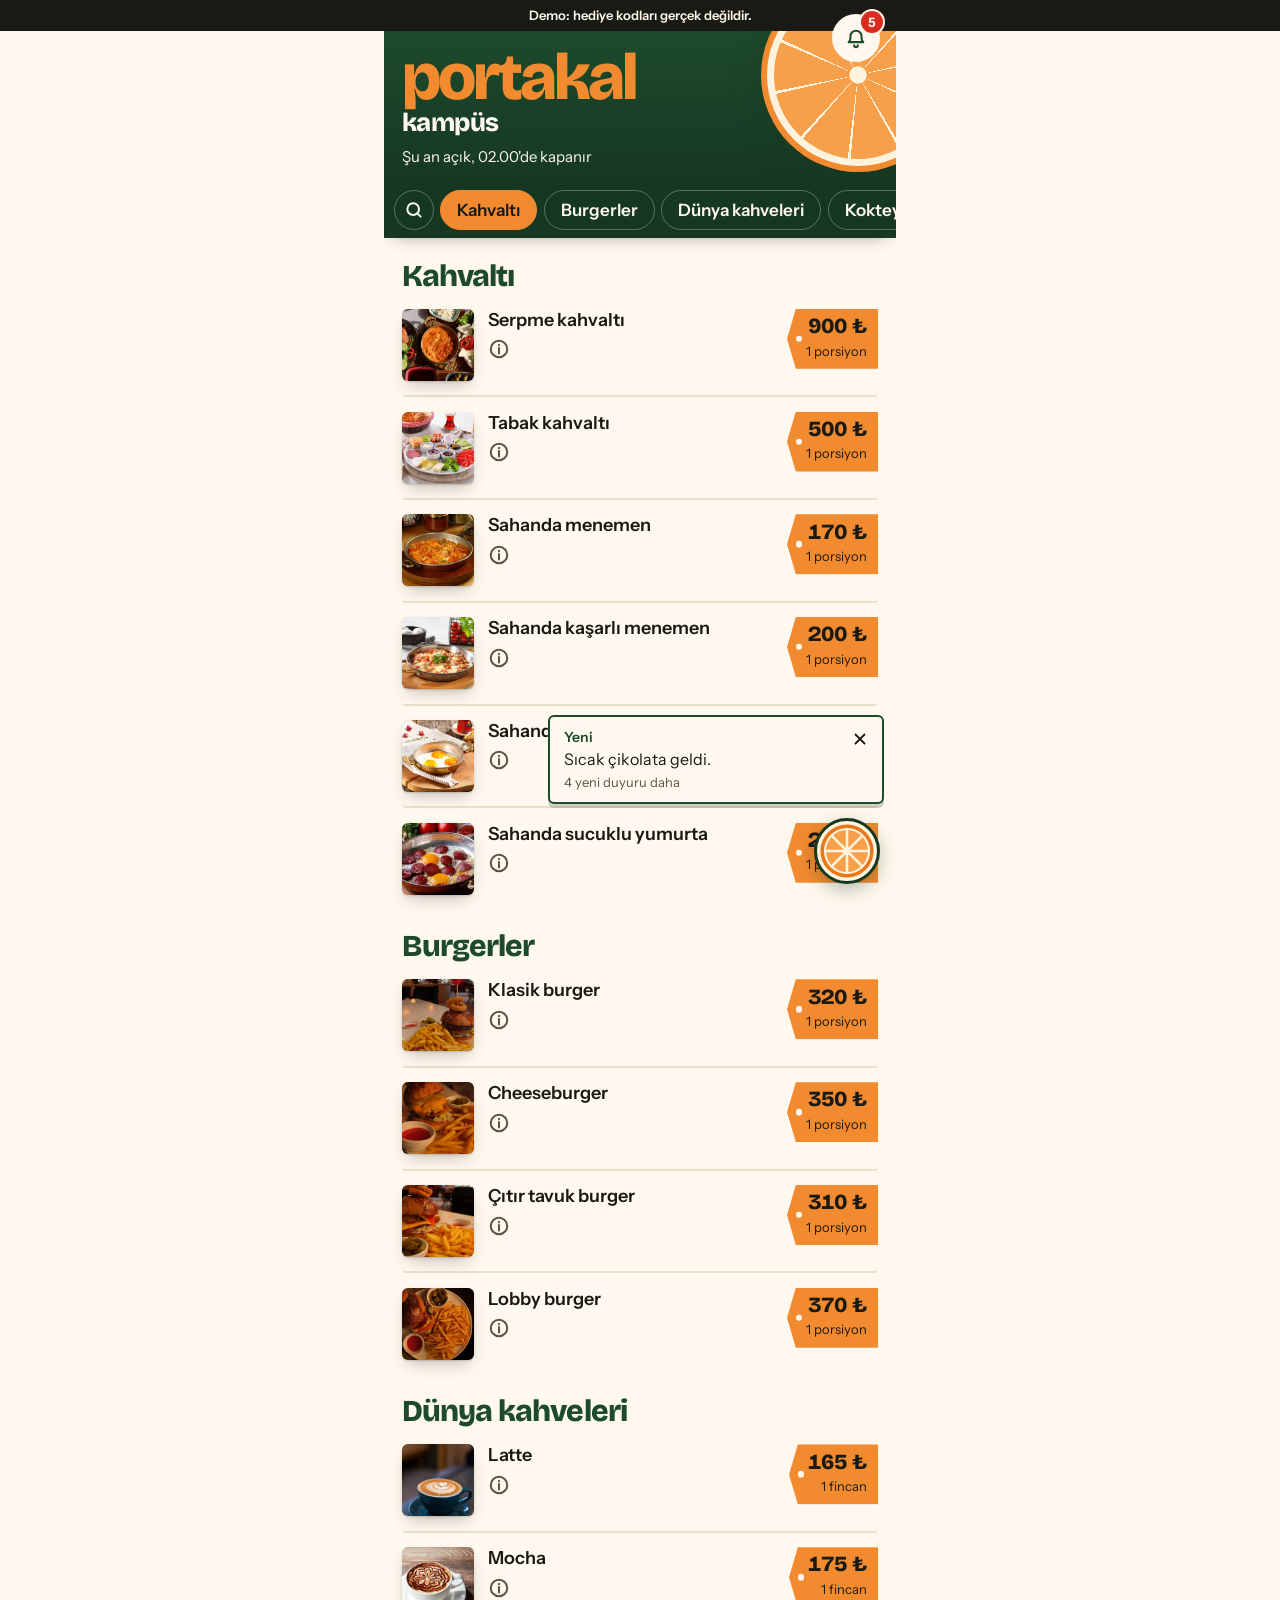
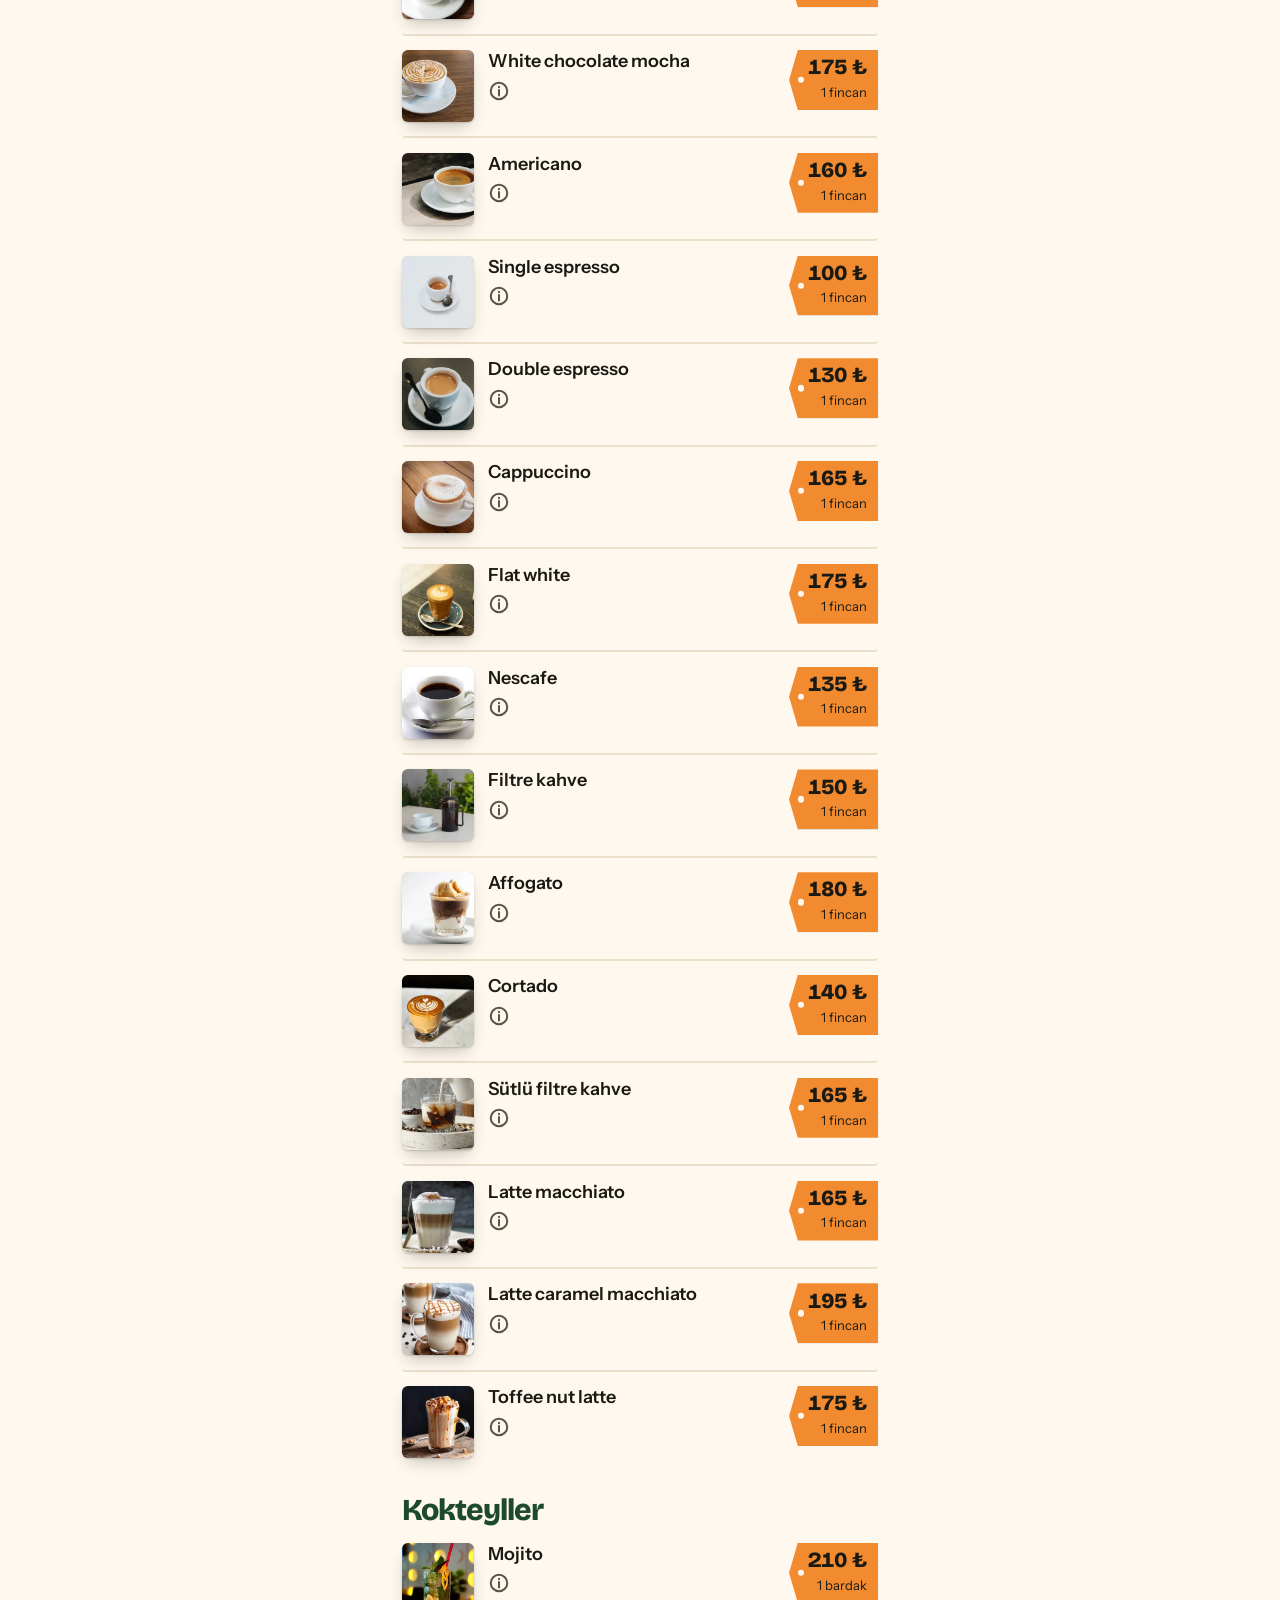
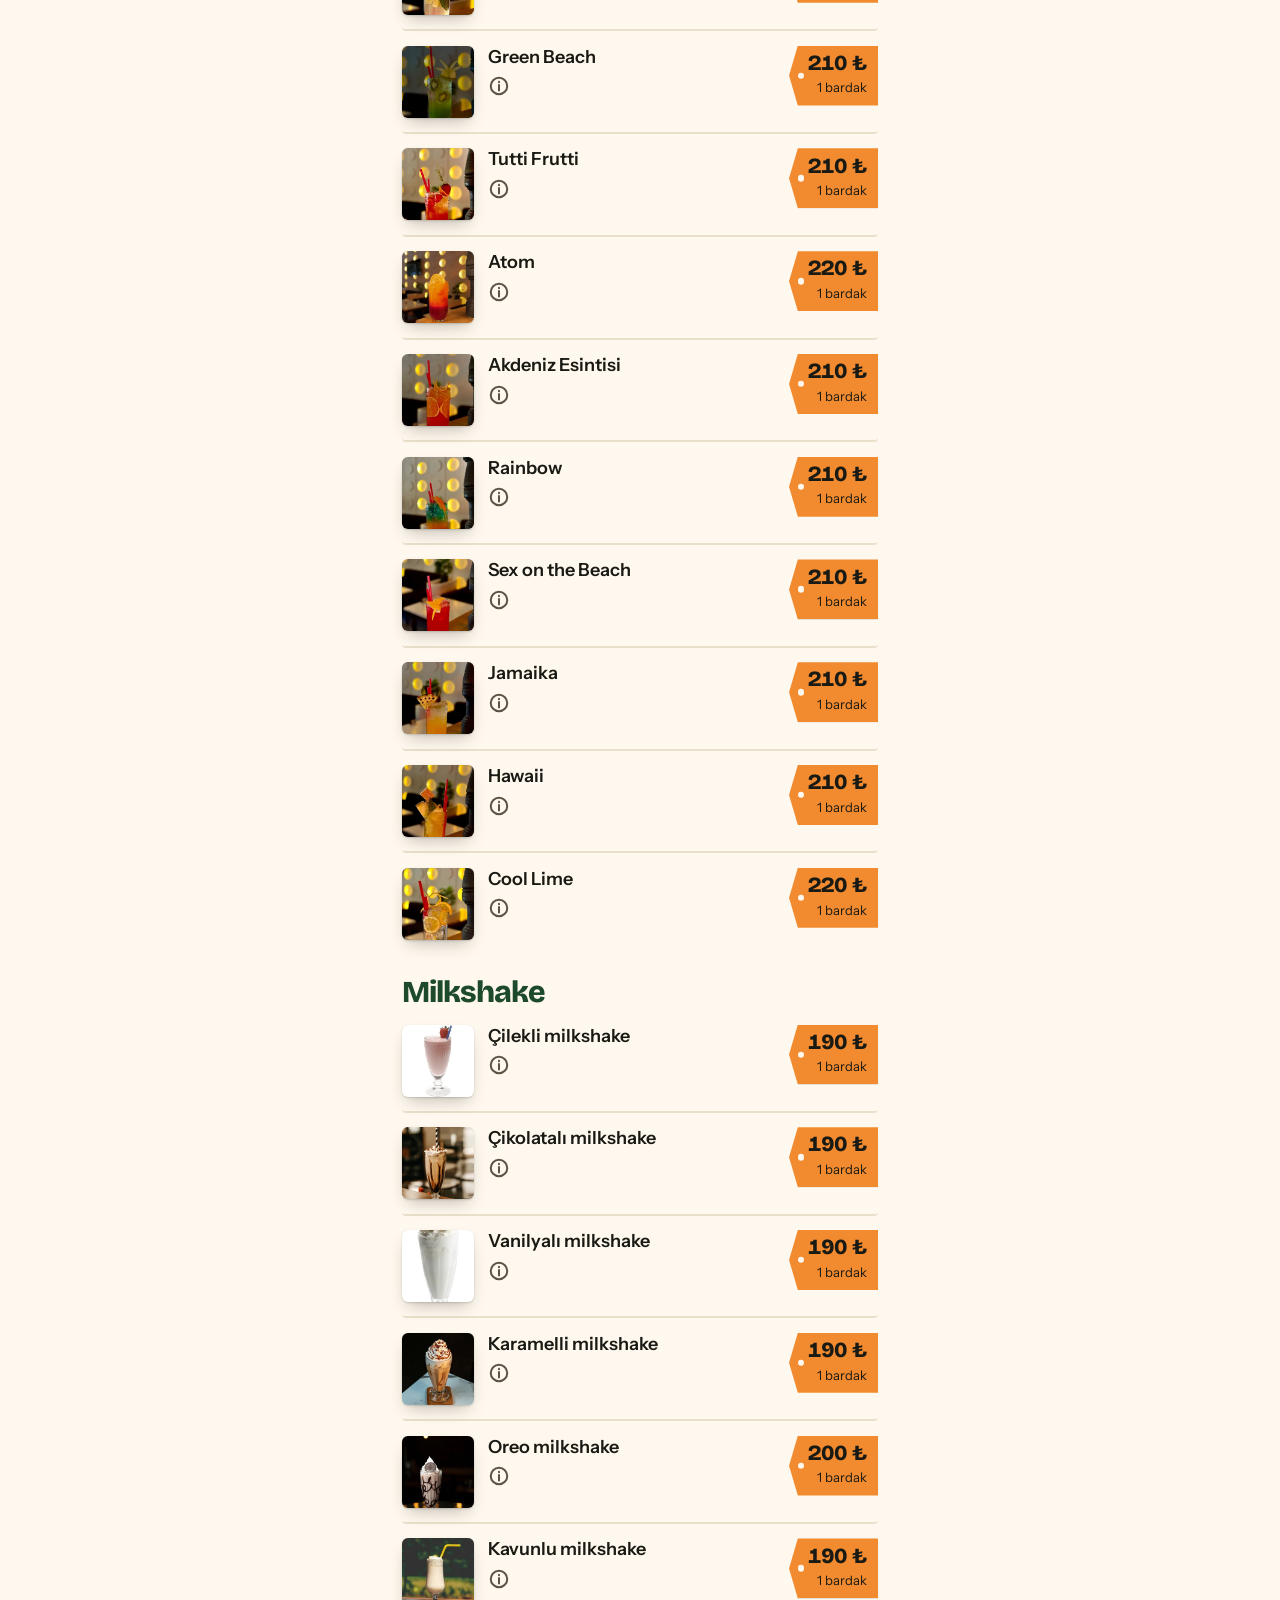
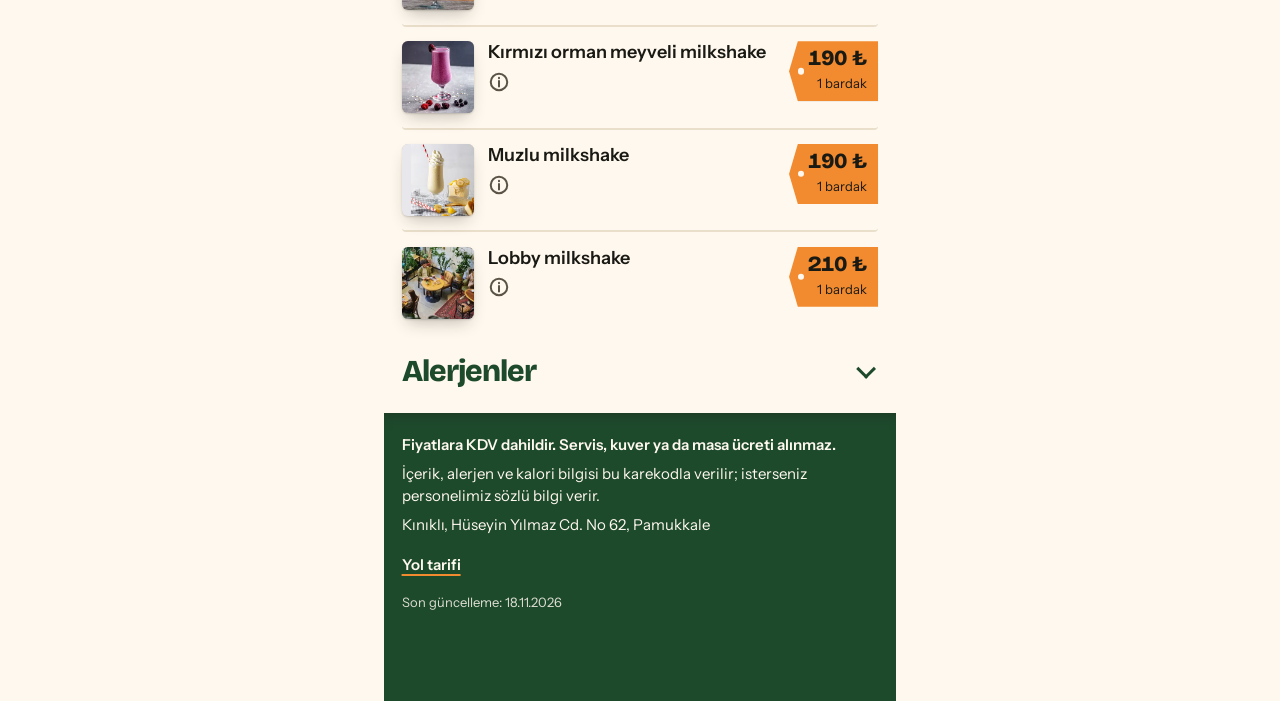
<file: index.html>
<!doctype html>
<html lang="tr">
<head>
<meta name="robots" content="noindex">
<script src="demo.js?v=9ab72bb9"></script>
<meta charset="utf-8">
<meta name="viewport" content="width=device-width, initial-scale=1, viewport-fit=cover">
<title>Portakal Kampüs Menü ve Fiyatlar</title>
<meta name="description" content="Portakal Kampüs menüsü: kahvaltı, burgerler, dünya kahveleri, kokteyller, milkshake. Güncel KDV dahil fiyatlar, gramaj ve alerjen bilgisi. Kınıklı, Hüseyin Yılmaz Cd. No 62, Pamukkale">
<link rel="canonical" href="https://anbarci.github.io/hazer-menu-demo/">
<meta name="theme-color" content="#1E4A2C">
<link rel="preconnect" href="https://fonts.googleapis.com">
<link rel="preconnect" href="https://fonts.gstatic.com" crossorigin>
<link rel="stylesheet" href="https://fonts.googleapis.com/css2?family=Bricolage+Grotesque:opsz,wght@12..96,500;12..96,800&family=Instrument+Sans:wght@400;600&display=swap">
<link rel="stylesheet" href="t/portakal.css?v=52ac533c">
<script type="application/ld+json">{"@context":"https://schema.org","@type":"CafeOrCoffeeShop","name":"Portakal Kampüs","address":"Kınıklı, Hüseyin Yılmaz Cd. No 62, Pamukkale","url":"https://anbarci.github.io/hazer-menu-demo/","hasMenu":{"@type":"Menu","hasMenuSection":[{"@type":"MenuSection","name":"Kahvaltı","hasMenuItem":[{"@type":"MenuItem","name":"Serpme kahvaltı","description":"İki kişilik. Peynir tabağı (Ezine, beyaz peynir, çeçil, kuru kayısı, kuru üzüm, salam, ceviz), söğüş (domates, salatalık, mevsim yeşilliği), serpmeler (iki çeşit zeytin, iki çeşit reçel, bal kaymak, fıstık ezmesi, çikolata, zeytinyağlı çörekotlu kuru peynir, çemen), sıcak tabak (patates, sigara böreği, sosis), köy kızartması (patates, kabak, patlıcan, biber), sahanda yumurta, sahanda menemen, sucuk, demlik çay.","offers":{"@type":"Offer","price":900,"priceCurrency":"TRY"}},{"@type":"MenuItem","name":"Tabak kahvaltı","description":"Bal kaymak, reçel, çemen, karışık zeytin, Ezine ve beyaz peynir, çeçil peyniri, domates, salatalık, yeşillik, patates, puf böreği, sosis, sucuk, haşlanmış yumurta, iki çay.","offers":{"@type":"Offer","price":500,"priceCurrency":"TRY"}},{"@type":"MenuItem","name":"Sahanda menemen","offers":{"@type":"Offer","price":170,"priceCurrency":"TRY"}},{"@type":"MenuItem","name":"Sahanda kaşarlı menemen","offers":{"@type":"Offer","price":200,"priceCurrency":"TRY"}},{"@type":"MenuItem","name":"Sahanda yumurta","offers":{"@type":"Offer","price":150,"priceCurrency":"TRY"}},{"@type":"MenuItem","name":"Sahanda sucuklu yumurta","offers":{"@type":"Offer","price":225,"priceCurrency":"TRY"}}]},{"@type":"MenuSection","name":"Burgerler","hasMenuItem":[{"@type":"MenuItem","name":"Klasik burger","description":"Ev yapımı köfte, domates, turşu, marul, burger sos. Patates cipsiyle.","offers":{"@type":"Offer","price":320,"priceCurrency":"TRY"}},{"@type":"MenuItem","name":"Cheeseburger","description":"Ev yapımı köfte, domates, marul, turşu, cheddar, burger sos. Patates cipsiyle.","offers":{"@type":"Offer","price":350,"priceCurrency":"TRY"}},{"@type":"MenuItem","name":"Çıtır tavuk burger","description":"Panelenmiş çıtır tavuk, coleslaw, cheddar, burger sos ve sweet chili sos. Patates cipsiyle.","offers":{"@type":"Offer","price":310,"priceCurrency":"TRY"}},{"@type":"MenuItem","name":"Lobby burger","description":"Ev yapımı köfte, kasap sucuk, cheddar, hellim, karamelize soğan, burger sos, domates, turşu, marul. Patates cipsiyle.","offers":{"@type":"Offer","price":370,"priceCurrency":"TRY"}}]},{"@type":"MenuSection","name":"Dünya kahveleri","hasMenuItem":[{"@type":"MenuItem","name":"Latte","description":"Klasik, karamel ya da vanilya.","offers":{"@type":"Offer","price":165,"priceCurrency":"TRY"}},{"@type":"MenuItem","name":"Mocha","offers":{"@type":"Offer","price":175,"priceCurrency":"TRY"}},{"@type":"MenuItem","name":"White chocolate mocha","offers":{"@type":"Offer","price":175,"priceCurrency":"TRY"}},{"@type":"MenuItem","name":"Americano","offers":{"@type":"Offer","price":160,"priceCurrency":"TRY"}},{"@type":"MenuItem","name":"Single espresso","offers":{"@type":"Offer","price":100,"priceCurrency":"TRY"}},{"@type":"MenuItem","name":"Double espresso","offers":{"@type":"Offer","price":130,"priceCurrency":"TRY"}},{"@type":"MenuItem","name":"Cappuccino","offers":{"@type":"Offer","price":165,"priceCurrency":"TRY"}},{"@type":"MenuItem","name":"Flat white","offers":{"@type":"Offer","price":175,"priceCurrency":"TRY"}},{"@type":"MenuItem","name":"Nescafe","offers":{"@type":"Offer","price":135,"priceCurrency":"TRY"}},{"@type":"MenuItem","name":"Filtre kahve","offers":{"@type":"Offer","price":150,"priceCurrency":"TRY"}},{"@type":"MenuItem","name":"Affogato","offers":{"@type":"Offer","price":180,"priceCurrency":"TRY"}},{"@type":"MenuItem","name":"Cortado","offers":{"@type":"Offer","price":140,"priceCurrency":"TRY"}},{"@type":"MenuItem","name":"Sütlü filtre kahve","offers":{"@type":"Offer","price":165,"priceCurrency":"TRY"}},{"@type":"MenuItem","name":"Latte macchiato","offers":{"@type":"Offer","price":165,"priceCurrency":"TRY"}},{"@type":"MenuItem","name":"Latte caramel macchiato","offers":{"@type":"Offer","price":195,"priceCurrency":"TRY"}},{"@type":"MenuItem","name":"Toffee nut latte","offers":{"@type":"Offer","price":175,"priceCurrency":"TRY"}}]},{"@type":"MenuSection","name":"Kokteyller","hasMenuItem":[{"@type":"MenuItem","name":"Mojito","description":"Nane, lime suyu, şeker şurubu, soda, kırık buz.","offers":{"@type":"Offer","price":210,"priceCurrency":"TRY"}},{"@type":"MenuItem","name":"Green Beach","description":"Yeşil elma püresi, limon suyu, nane şurubu, soda.","offers":{"@type":"Offer","price":210,"priceCurrency":"TRY"}},{"@type":"MenuItem","name":"Tutti Frutti","description":"Tropikal meyve püresi; portakal, ananas ve limon suyu; Sprite.","offers":{"@type":"Offer","price":210,"priceCurrency":"TRY"}},{"@type":"MenuItem","name":"Atom","description":"Nar ve portakal suyu.","offers":{"@type":"Offer","price":220,"priceCurrency":"TRY"}},{"@type":"MenuItem","name":"Akdeniz Esintisi","description":"Greyfurt, portakal ve limon suyu; bal ya da şeker şurubu; soda.","offers":{"@type":"Offer","price":210,"priceCurrency":"TRY"}},{"@type":"MenuItem","name":"Rainbow","description":"Çilek püresi; portakal ve ananas suyu; Sprite; üstünde mavi şurup.","offers":{"@type":"Offer","price":210,"priceCurrency":"TRY"}},{"@type":"MenuItem","name":"Sex on the Beach","description":"Şeftali püresi; portakal, kızılcık ve limon suyu.","offers":{"@type":"Offer","price":210,"priceCurrency":"TRY"}},{"@type":"MenuItem","name":"Jamaika","description":"Ananas suyu, mango püresi, hindistan cevizi şurubu, limon suyu, Sprite.","offers":{"@type":"Offer","price":210,"priceCurrency":"TRY"}},{"@type":"MenuItem","name":"Hawaii","description":"Ananas ve portakal suyu, hindistan cevizi şurubu, limon suyu.","offers":{"@type":"Offer","price":210,"priceCurrency":"TRY"}},{"@type":"MenuItem","name":"Cool Lime","description":"Lime suyu, şeker şurubu, nane, soda.","offers":{"@type":"Offer","price":220,"priceCurrency":"TRY"}}]},{"@type":"MenuSection","name":"Milkshake","hasMenuItem":[{"@type":"MenuItem","name":"Çilekli milkshake","offers":{"@type":"Offer","price":190,"priceCurrency":"TRY"}},{"@type":"MenuItem","name":"Çikolatalı milkshake","offers":{"@type":"Offer","price":190,"priceCurrency":"TRY"}},{"@type":"MenuItem","name":"Vanilyalı milkshake","offers":{"@type":"Offer","price":190,"priceCurrency":"TRY"}},{"@type":"MenuItem","name":"Karamelli milkshake","offers":{"@type":"Offer","price":190,"priceCurrency":"TRY"}},{"@type":"MenuItem","name":"Oreo milkshake","offers":{"@type":"Offer","price":200,"priceCurrency":"TRY"}},{"@type":"MenuItem","name":"Kavunlu milkshake","offers":{"@type":"Offer","price":190,"priceCurrency":"TRY"}},{"@type":"MenuItem","name":"Kırmızı orman meyveli milkshake","offers":{"@type":"Offer","price":190,"priceCurrency":"TRY"}},{"@type":"MenuItem","name":"Muzlu milkshake","offers":{"@type":"Offer","price":190,"priceCurrency":"TRY"}},{"@type":"MenuItem","name":"Lobby milkshake","offers":{"@type":"Offer","price":210,"priceCurrency":"TRY"}}]}]}}</script>
</head>
<body class="c">
<p class="demo-serit">Demo: hediye kodları gerçek değildir.</p>
<div class="sayfa">
      <header class="c-bas">
        <button class="c-zil" type="button" aria-label="Duyurular" aria-expanded="false" aria-controls="c-duyurular" hidden><svg viewBox="0 0 24 24" width="22" height="22" fill="none" stroke="currentColor" stroke-width="2.2" stroke-linecap="round" stroke-linejoin="round" aria-hidden="true"><path d="M6 10a6 6 0 0 1 12 0c0 5 2 6.5 2 6.5H4S6 15 6 10"/><path d="M10 20a2 2 0 0 0 4 0"/></svg><span class="c-rozet" aria-hidden="true"></span></button>
        <div class="c-dilim" aria-hidden="true"></div>
        <h1>portakal <small>kampüs</small></h1>
        <p>Şu an açık, 02.00&#39;de kapanır</p>
      </header>
      <section class="c-panel" id="c-duyurular" aria-label="Duyurular" hidden data-acilis="1" data-ses="1" data-titresim="1" data-sure="8">
        <p class="c-panel-bas">Duyurular</p>
        <ul>
          <li data-duyuru="dmw3wylxv-2026-11-05"><a href="#c-ayak"><b>Yeni</b>Sıcak çikolata geldi.<small>5 Kasım</small></a></li>
          <li data-duyuru="d1-2026-11-05"><a href="#cark" data-cark-ac=""><b>Hediye çarkı</b>Numaranı yaz, çarkı çevir; hediyen kasada.<small>5 Kasım</small></a></li>
          <li data-duyuru="d2-2026-11-05"><a href="#c-ayak"><b>İndirim</b>Happy hour her gün 15.00-18.00: buzlu latte 95 ₺, limonata 65 ₺.<small>5 Kasım</small></a></li>
          <li data-duyuru="d3-2026-11-05"><a href="#c-soguk"><b>Yeni ürün</b>Çilekli milkshake menüde, 400 ml 150 ₺.<small>5 Kasım</small></a></li>
          <li data-duyuru="d4-2026-11-04"><a href="#c-ayak"><b>Duyuru</b>Kartla ödeme yeniden alınıyor.<small>4 Kasım</small></a></li>
        </ul>
      </section>
      <div class="c-toast" role="status" aria-live="polite" hidden>
        <button class="c-toast-ac" type="button"><span class="c-toast-metin"></span><small class="c-toast-ek"></small></button>
        <button class="c-toast-kapat" type="button" aria-label="Bildirimi kapat"><svg viewBox="0 0 24 24" width="18" height="18" fill="none" stroke="currentColor" stroke-width="2.4" stroke-linecap="round" aria-hidden="true"><path d="M6 6l12 12M18 6L6 18"/></svg></button>
      </div>
      
      <nav class="c-sekme" aria-label="Kategoriler"><button class="c-ara" type="button" aria-label="Menüde ara" aria-expanded="false" aria-controls="c-arama"><svg viewBox="0 0 24 24" fill="none" stroke="currentColor" stroke-width="2.4" stroke-linecap="round" aria-hidden="true"><circle cx="11" cy="11" r="7"/><path d="M20 20l-4-4"/></svg></button><a href="#c-kahvalti" aria-current="location">Kahvaltı</a><a href="#c-burgerler">Burgerler</a><a href="#c-dunya-kahveleri">Dünya kahveleri</a><a href="#c-kokteyl">Kokteyller</a><a href="#c-milkshake">Milkshake</a><a href="#c-alerjen">Alerjenler</a></nav>
      <div class="c-arama" id="c-arama" role="search" hidden>
        <label for="c-ara-g">Menüde ara</label>
        <input id="c-ara-g" type="search" placeholder="ör. latte, tost" autocomplete="off" enterkeyhint="search">
        <p class="c-ara-sonuc" role="status" aria-live="polite"></p>
      </div>
      <section class="c-bolum" id="c-kahvalti"><h2>Kahvaltı</h2>
        <div class="c-urun c-fotolu" data-ara="serpme kahvaltı iki kişilik. peynir tabağı (ezine, beyaz peynir, çeçil, kuru kayısı, kuru üzüm, salam, ceviz), söğüş (domates, salatalık, mevsim yeşilliği), serpmeler (iki çeşit zeytin, iki çeşit reçel, bal kaymak, fıstık ezmesi, çikolata, zeytinyağlı çörekotlu kuru peynir, çemen), sıcak tabak (patates, sigara böreği, sosis), köy kızartması (patates, kabak, patlıcan, biber), sahanda yumurta, sahanda menemen, sucuk, demlik çay."><button class="c-foto" type="button" aria-label="Serpme kahvaltı fotoğrafını büyüt"><img src="foto/k-89d65186da9141eb5bd778d6.jpg" data-buyuk="foto/89d65186da9141eb5bd778d6.jpg" alt="" width="72" height="72" loading="lazy" decoding="async"></button><b>Serpme kahvaltı</b><div class="c-etiket"><strong>900 ₺</strong><span>1 porsiyon</span></div><p class="c-p k"><button class="c-alj girilmedi" type="button" aria-label="Alerjen bilgisi girilmedi. İçindekiler ve ayrıntı için dokunun" data-aciklama="İki kişilik. Peynir tabağı (Ezine, beyaz peynir, çeçil, kuru kayısı, kuru üzüm, salam, ceviz), söğüş (domates, salatalık, mevsim yeşilliği), serpmeler (iki çeşit zeytin, iki çeşit reçel, bal kaymak, fıstık ezmesi, çikolata, zeytinyağlı çörekotlu kuru peynir, çemen), sıcak tabak (patates, sigara böreği, sosis), köy kızartması (patates, kabak, patlıcan, biber), sahanda yumurta, sahanda menemen, sucuk, demlik çay." data-ayrinti="[&quot;Alerjen bilgisi için personelimize danışınız.&quot;]"><svg viewBox="0 0 24 24" fill="none" stroke="currentColor" stroke-width="2.2" stroke-linecap="round" aria-hidden="true"><circle cx="12" cy="12" r="9"/><path d="M12 11v6M12 7.5v.5"/></svg></button></p></div>
        <div class="c-urun c-fotolu" data-ara="tabak kahvaltı bal kaymak, reçel, çemen, karışık zeytin, ezine ve beyaz peynir, çeçil peyniri, domates, salatalık, yeşillik, patates, puf böreği, sosis, sucuk, haşlanmış yumurta, iki çay."><button class="c-foto" type="button" aria-label="Tabak kahvaltı fotoğrafını büyüt"><img src="foto/k-dd4827a41fdf7ea73b684e0a.jpg" data-buyuk="foto/dd4827a41fdf7ea73b684e0a.jpg" alt="" width="72" height="72" loading="lazy" decoding="async"></button><b>Tabak kahvaltı</b><div class="c-etiket"><strong>500 ₺</strong><span>1 porsiyon</span></div><p class="c-p k"><button class="c-alj girilmedi" type="button" aria-label="Alerjen bilgisi girilmedi. İçindekiler ve ayrıntı için dokunun" data-aciklama="Bal kaymak, reçel, çemen, karışık zeytin, Ezine ve beyaz peynir, çeçil peyniri, domates, salatalık, yeşillik, patates, puf böreği, sosis, sucuk, haşlanmış yumurta, iki çay." data-ayrinti="[&quot;Alerjen bilgisi için personelimize danışınız.&quot;]"><svg viewBox="0 0 24 24" fill="none" stroke="currentColor" stroke-width="2.2" stroke-linecap="round" aria-hidden="true"><circle cx="12" cy="12" r="9"/><path d="M12 11v6M12 7.5v.5"/></svg></button></p></div>
        <div class="c-urun c-fotolu" data-ara="sahanda menemen "><button class="c-foto" type="button" aria-label="Sahanda menemen fotoğrafını büyüt"><img src="foto/k-0a012876c3bfa3204649a157.jpg" data-buyuk="foto/0a012876c3bfa3204649a157.jpg" alt="" width="72" height="72" loading="lazy" decoding="async"></button><b>Sahanda menemen</b><div class="c-etiket"><strong>170 ₺</strong><span>1 porsiyon</span></div><p class="c-p k"><button class="c-alj girilmedi" type="button" aria-label="Alerjen bilgisi girilmedi. İçindekiler ve ayrıntı için dokunun" data-aciklama="" data-ayrinti="[&quot;Alerjen bilgisi için personelimize danışınız.&quot;]"><svg viewBox="0 0 24 24" fill="none" stroke="currentColor" stroke-width="2.2" stroke-linecap="round" aria-hidden="true"><circle cx="12" cy="12" r="9"/><path d="M12 11v6M12 7.5v.5"/></svg></button></p></div>
        <div class="c-urun c-fotolu" data-ara="sahanda kaşarlı menemen "><button class="c-foto" type="button" aria-label="Sahanda kaşarlı menemen fotoğrafını büyüt"><img src="foto/k-67da8b4f5151452aec1203d0.jpg" data-buyuk="foto/67da8b4f5151452aec1203d0.jpg" alt="" width="72" height="72" loading="lazy" decoding="async"></button><b>Sahanda kaşarlı menemen</b><div class="c-etiket"><strong>200 ₺</strong><span>1 porsiyon</span></div><p class="c-p k"><button class="c-alj girilmedi" type="button" aria-label="Alerjen bilgisi girilmedi. İçindekiler ve ayrıntı için dokunun" data-aciklama="" data-ayrinti="[&quot;Alerjen bilgisi için personelimize danışınız.&quot;]"><svg viewBox="0 0 24 24" fill="none" stroke="currentColor" stroke-width="2.2" stroke-linecap="round" aria-hidden="true"><circle cx="12" cy="12" r="9"/><path d="M12 11v6M12 7.5v.5"/></svg></button></p></div>
        <div class="c-urun c-fotolu" data-ara="sahanda yumurta "><button class="c-foto" type="button" aria-label="Sahanda yumurta fotoğrafını büyüt"><img src="foto/k-f9eebc6e29d0c830ad3c6025.jpg" data-buyuk="foto/f9eebc6e29d0c830ad3c6025.jpg" alt="" width="72" height="72" loading="lazy" decoding="async"></button><b>Sahanda yumurta</b><div class="c-etiket"><strong>150 ₺</strong><span>1 porsiyon</span></div><p class="c-p k"><button class="c-alj girilmedi" type="button" aria-label="Alerjen bilgisi girilmedi. İçindekiler ve ayrıntı için dokunun" data-aciklama="" data-ayrinti="[&quot;Alerjen bilgisi için personelimize danışınız.&quot;]"><svg viewBox="0 0 24 24" fill="none" stroke="currentColor" stroke-width="2.2" stroke-linecap="round" aria-hidden="true"><circle cx="12" cy="12" r="9"/><path d="M12 11v6M12 7.5v.5"/></svg></button></p></div>
        <div class="c-urun c-fotolu" data-ara="sahanda sucuklu yumurta "><button class="c-foto" type="button" aria-label="Sahanda sucuklu yumurta fotoğrafını büyüt"><img src="foto/k-406448e775eee2ce07870e2b.jpg" data-buyuk="foto/406448e775eee2ce07870e2b.jpg" alt="" width="72" height="72" loading="lazy" decoding="async"></button><b>Sahanda sucuklu yumurta</b><div class="c-etiket"><strong>225 ₺</strong><span>1 porsiyon</span></div><p class="c-p k"><button class="c-alj girilmedi" type="button" aria-label="Alerjen bilgisi girilmedi. İçindekiler ve ayrıntı için dokunun" data-aciklama="" data-ayrinti="[&quot;Alerjen bilgisi için personelimize danışınız.&quot;]"><svg viewBox="0 0 24 24" fill="none" stroke="currentColor" stroke-width="2.2" stroke-linecap="round" aria-hidden="true"><circle cx="12" cy="12" r="9"/><path d="M12 11v6M12 7.5v.5"/></svg></button></p></div>
      </section>
      <section class="c-bolum" id="c-burgerler"><h2>Burgerler</h2>
        <div class="c-urun c-fotolu" data-ara="klasik burger ev yapımı köfte, domates, turşu, marul, burger sos. patates cipsiyle."><button class="c-foto" type="button" aria-label="Klasik burger fotoğrafını büyüt"><img src="foto/k-75d4fd40424e2749db31ea71.jpg" data-buyuk="foto/75d4fd40424e2749db31ea71.jpg" alt="" width="72" height="72" loading="lazy" decoding="async"></button><b>Klasik burger</b><div class="c-etiket"><strong>320 ₺</strong><span>1 porsiyon</span></div><p class="c-p k"><button class="c-alj girilmedi" type="button" aria-label="Alerjen bilgisi girilmedi. İçindekiler ve ayrıntı için dokunun" data-aciklama="Ev yapımı köfte, domates, turşu, marul, burger sos. Patates cipsiyle." data-ayrinti="[&quot;Alerjen bilgisi için personelimize danışınız.&quot;]"><svg viewBox="0 0 24 24" fill="none" stroke="currentColor" stroke-width="2.2" stroke-linecap="round" aria-hidden="true"><circle cx="12" cy="12" r="9"/><path d="M12 11v6M12 7.5v.5"/></svg></button></p></div>
        <div class="c-urun c-fotolu" data-ara="cheeseburger ev yapımı köfte, domates, marul, turşu, cheddar, burger sos. patates cipsiyle."><button class="c-foto" type="button" aria-label="Cheeseburger fotoğrafını büyüt"><img src="foto/k-393f2aacd14d9cf3f11780a1.jpg" data-buyuk="foto/393f2aacd14d9cf3f11780a1.jpg" alt="" width="72" height="72" loading="lazy" decoding="async"></button><b>Cheeseburger</b><div class="c-etiket"><strong>350 ₺</strong><span>1 porsiyon</span></div><p class="c-p k"><button class="c-alj girilmedi" type="button" aria-label="Alerjen bilgisi girilmedi. İçindekiler ve ayrıntı için dokunun" data-aciklama="Ev yapımı köfte, domates, marul, turşu, cheddar, burger sos. Patates cipsiyle." data-ayrinti="[&quot;Alerjen bilgisi için personelimize danışınız.&quot;]"><svg viewBox="0 0 24 24" fill="none" stroke="currentColor" stroke-width="2.2" stroke-linecap="round" aria-hidden="true"><circle cx="12" cy="12" r="9"/><path d="M12 11v6M12 7.5v.5"/></svg></button></p></div>
        <div class="c-urun c-fotolu" data-ara="çıtır tavuk burger panelenmiş çıtır tavuk, coleslaw, cheddar, burger sos ve sweet chili sos. patates cipsiyle."><button class="c-foto" type="button" aria-label="Çıtır tavuk burger fotoğrafını büyüt"><img src="foto/k-19e0d4400d4a29edf2cf4a9d.jpg" data-buyuk="foto/19e0d4400d4a29edf2cf4a9d.jpg" alt="" width="72" height="72" loading="lazy" decoding="async"></button><b>Çıtır tavuk burger</b><div class="c-etiket"><strong>310 ₺</strong><span>1 porsiyon</span></div><p class="c-p k"><button class="c-alj girilmedi" type="button" aria-label="Alerjen bilgisi girilmedi. İçindekiler ve ayrıntı için dokunun" data-aciklama="Panelenmiş çıtır tavuk, coleslaw, cheddar, burger sos ve sweet chili sos. Patates cipsiyle." data-ayrinti="[&quot;Alerjen bilgisi için personelimize danışınız.&quot;]"><svg viewBox="0 0 24 24" fill="none" stroke="currentColor" stroke-width="2.2" stroke-linecap="round" aria-hidden="true"><circle cx="12" cy="12" r="9"/><path d="M12 11v6M12 7.5v.5"/></svg></button></p></div>
        <div class="c-urun c-fotolu" data-ara="lobby burger ev yapımı köfte, kasap sucuk, cheddar, hellim, karamelize soğan, burger sos, domates, turşu, marul. patates cipsiyle."><button class="c-foto" type="button" aria-label="Lobby burger fotoğrafını büyüt"><img src="foto/k-addb158b76b54a57a87a8e18.jpg" data-buyuk="foto/addb158b76b54a57a87a8e18.jpg" alt="" width="72" height="72" loading="lazy" decoding="async"></button><b>Lobby burger</b><div class="c-etiket"><strong>370 ₺</strong><span>1 porsiyon</span></div><p class="c-p k"><button class="c-alj girilmedi" type="button" aria-label="Alerjen bilgisi girilmedi. İçindekiler ve ayrıntı için dokunun" data-aciklama="Ev yapımı köfte, kasap sucuk, cheddar, hellim, karamelize soğan, burger sos, domates, turşu, marul. Patates cipsiyle." data-ayrinti="[&quot;Alerjen bilgisi için personelimize danışınız.&quot;]"><svg viewBox="0 0 24 24" fill="none" stroke="currentColor" stroke-width="2.2" stroke-linecap="round" aria-hidden="true"><circle cx="12" cy="12" r="9"/><path d="M12 11v6M12 7.5v.5"/></svg></button></p></div>
      </section>
      <section class="c-bolum" id="c-dunya-kahveleri"><h2>Dünya kahveleri</h2>
        <div class="c-urun c-fotolu" data-ara="latte klasik, karamel ya da vanilya."><button class="c-foto" type="button" aria-label="Latte fotoğrafını büyüt"><img src="foto/k-dfa9f55e42f39df5def340eb.jpg" data-buyuk="foto/dfa9f55e42f39df5def340eb.jpg" alt="" width="72" height="72" loading="lazy" decoding="async"></button><b>Latte</b><div class="c-etiket"><strong>165 ₺</strong><span>1 fincan</span></div><p class="c-p k"><button class="c-alj girilmedi" type="button" aria-label="Alerjen bilgisi girilmedi. İçindekiler ve ayrıntı için dokunun" data-aciklama="Klasik, karamel ya da vanilya." data-ayrinti="[&quot;Alerjen bilgisi için personelimize danışınız.&quot;]"><svg viewBox="0 0 24 24" fill="none" stroke="currentColor" stroke-width="2.2" stroke-linecap="round" aria-hidden="true"><circle cx="12" cy="12" r="9"/><path d="M12 11v6M12 7.5v.5"/></svg></button></p></div>
        <div class="c-urun c-fotolu" data-ara="mocha "><button class="c-foto" type="button" aria-label="Mocha fotoğrafını büyüt"><img src="foto/k-834d560baddd0236627d352a.jpg" data-buyuk="foto/834d560baddd0236627d352a.jpg" alt="" width="72" height="72" loading="lazy" decoding="async"></button><b>Mocha</b><div class="c-etiket"><strong>175 ₺</strong><span>1 fincan</span></div><p class="c-p k"><button class="c-alj girilmedi" type="button" aria-label="Alerjen bilgisi girilmedi. İçindekiler ve ayrıntı için dokunun" data-aciklama="" data-ayrinti="[&quot;Alerjen bilgisi için personelimize danışınız.&quot;]"><svg viewBox="0 0 24 24" fill="none" stroke="currentColor" stroke-width="2.2" stroke-linecap="round" aria-hidden="true"><circle cx="12" cy="12" r="9"/><path d="M12 11v6M12 7.5v.5"/></svg></button></p></div>
        <div class="c-urun c-fotolu" data-ara="white chocolate mocha "><button class="c-foto" type="button" aria-label="White chocolate mocha fotoğrafını büyüt"><img src="foto/k-a76c11391eca3edb057420d4.jpg" data-buyuk="foto/a76c11391eca3edb057420d4.jpg" alt="" width="72" height="72" loading="lazy" decoding="async"></button><b>White chocolate mocha</b><div class="c-etiket"><strong>175 ₺</strong><span>1 fincan</span></div><p class="c-p k"><button class="c-alj girilmedi" type="button" aria-label="Alerjen bilgisi girilmedi. İçindekiler ve ayrıntı için dokunun" data-aciklama="" data-ayrinti="[&quot;Alerjen bilgisi için personelimize danışınız.&quot;]"><svg viewBox="0 0 24 24" fill="none" stroke="currentColor" stroke-width="2.2" stroke-linecap="round" aria-hidden="true"><circle cx="12" cy="12" r="9"/><path d="M12 11v6M12 7.5v.5"/></svg></button></p></div>
        <div class="c-urun c-fotolu" data-ara="americano "><button class="c-foto" type="button" aria-label="Americano fotoğrafını büyüt"><img src="foto/k-3e7be381c893c7613d4d4f1f.jpg" data-buyuk="foto/3e7be381c893c7613d4d4f1f.jpg" alt="" width="72" height="72" loading="lazy" decoding="async"></button><b>Americano</b><div class="c-etiket"><strong>160 ₺</strong><span>1 fincan</span></div><p class="c-p k"><button class="c-alj girilmedi" type="button" aria-label="Alerjen bilgisi girilmedi. İçindekiler ve ayrıntı için dokunun" data-aciklama="" data-ayrinti="[&quot;Alerjen bilgisi için personelimize danışınız.&quot;]"><svg viewBox="0 0 24 24" fill="none" stroke="currentColor" stroke-width="2.2" stroke-linecap="round" aria-hidden="true"><circle cx="12" cy="12" r="9"/><path d="M12 11v6M12 7.5v.5"/></svg></button></p></div>
        <div class="c-urun c-fotolu" data-ara="single espresso "><button class="c-foto" type="button" aria-label="Single espresso fotoğrafını büyüt"><img src="foto/k-3086151048a213ca3e5fb56b.jpg" data-buyuk="foto/3086151048a213ca3e5fb56b.jpg" alt="" width="72" height="72" loading="lazy" decoding="async"></button><b>Single espresso</b><div class="c-etiket"><strong>100 ₺</strong><span>1 fincan</span></div><p class="c-p k"><button class="c-alj girilmedi" type="button" aria-label="Alerjen bilgisi girilmedi. İçindekiler ve ayrıntı için dokunun" data-aciklama="" data-ayrinti="[&quot;Alerjen bilgisi için personelimize danışınız.&quot;]"><svg viewBox="0 0 24 24" fill="none" stroke="currentColor" stroke-width="2.2" stroke-linecap="round" aria-hidden="true"><circle cx="12" cy="12" r="9"/><path d="M12 11v6M12 7.5v.5"/></svg></button></p></div>
        <div class="c-urun c-fotolu" data-ara="double espresso "><button class="c-foto" type="button" aria-label="Double espresso fotoğrafını büyüt"><img src="foto/k-0999a87eb99d00d7bcde920e.jpg" data-buyuk="foto/0999a87eb99d00d7bcde920e.jpg" alt="" width="72" height="72" loading="lazy" decoding="async"></button><b>Double espresso</b><div class="c-etiket"><strong>130 ₺</strong><span>1 fincan</span></div><p class="c-p k"><button class="c-alj girilmedi" type="button" aria-label="Alerjen bilgisi girilmedi. İçindekiler ve ayrıntı için dokunun" data-aciklama="" data-ayrinti="[&quot;Alerjen bilgisi için personelimize danışınız.&quot;]"><svg viewBox="0 0 24 24" fill="none" stroke="currentColor" stroke-width="2.2" stroke-linecap="round" aria-hidden="true"><circle cx="12" cy="12" r="9"/><path d="M12 11v6M12 7.5v.5"/></svg></button></p></div>
        <div class="c-urun c-fotolu" data-ara="cappuccino "><button class="c-foto" type="button" aria-label="Cappuccino fotoğrafını büyüt"><img src="foto/k-000da517e6d3cffd27962683.jpg" data-buyuk="foto/000da517e6d3cffd27962683.jpg" alt="" width="72" height="72" loading="lazy" decoding="async"></button><b>Cappuccino</b><div class="c-etiket"><strong>165 ₺</strong><span>1 fincan</span></div><p class="c-p k"><button class="c-alj girilmedi" type="button" aria-label="Alerjen bilgisi girilmedi. İçindekiler ve ayrıntı için dokunun" data-aciklama="" data-ayrinti="[&quot;Alerjen bilgisi için personelimize danışınız.&quot;]"><svg viewBox="0 0 24 24" fill="none" stroke="currentColor" stroke-width="2.2" stroke-linecap="round" aria-hidden="true"><circle cx="12" cy="12" r="9"/><path d="M12 11v6M12 7.5v.5"/></svg></button></p></div>
        <div class="c-urun c-fotolu" data-ara="flat white "><button class="c-foto" type="button" aria-label="Flat white fotoğrafını büyüt"><img src="foto/k-6a9988ea6a7a3fc29d05d88d.jpg" data-buyuk="foto/6a9988ea6a7a3fc29d05d88d.jpg" alt="" width="72" height="72" loading="lazy" decoding="async"></button><b>Flat white</b><div class="c-etiket"><strong>175 ₺</strong><span>1 fincan</span></div><p class="c-p k"><button class="c-alj girilmedi" type="button" aria-label="Alerjen bilgisi girilmedi. İçindekiler ve ayrıntı için dokunun" data-aciklama="" data-ayrinti="[&quot;Alerjen bilgisi için personelimize danışınız.&quot;]"><svg viewBox="0 0 24 24" fill="none" stroke="currentColor" stroke-width="2.2" stroke-linecap="round" aria-hidden="true"><circle cx="12" cy="12" r="9"/><path d="M12 11v6M12 7.5v.5"/></svg></button></p></div>
        <div class="c-urun c-fotolu" data-ara="nescafe "><button class="c-foto" type="button" aria-label="Nescafe fotoğrafını büyüt"><img src="foto/k-ac378b97224ce976344b8416.jpg" data-buyuk="foto/ac378b97224ce976344b8416.jpg" alt="" width="72" height="72" loading="lazy" decoding="async"></button><b>Nescafe</b><div class="c-etiket"><strong>135 ₺</strong><span>1 fincan</span></div><p class="c-p k"><button class="c-alj girilmedi" type="button" aria-label="Alerjen bilgisi girilmedi. İçindekiler ve ayrıntı için dokunun" data-aciklama="" data-ayrinti="[&quot;Alerjen bilgisi için personelimize danışınız.&quot;]"><svg viewBox="0 0 24 24" fill="none" stroke="currentColor" stroke-width="2.2" stroke-linecap="round" aria-hidden="true"><circle cx="12" cy="12" r="9"/><path d="M12 11v6M12 7.5v.5"/></svg></button></p></div>
        <div class="c-urun c-fotolu" data-ara="filtre kahve "><button class="c-foto" type="button" aria-label="Filtre kahve fotoğrafını büyüt"><img src="foto/k-078a2b419bc0c96edccc6d39.jpg" data-buyuk="foto/078a2b419bc0c96edccc6d39.jpg" alt="" width="72" height="72" loading="lazy" decoding="async"></button><b>Filtre kahve</b><div class="c-etiket"><strong>150 ₺</strong><span>1 fincan</span></div><p class="c-p k"><button class="c-alj girilmedi" type="button" aria-label="Alerjen bilgisi girilmedi. İçindekiler ve ayrıntı için dokunun" data-aciklama="" data-ayrinti="[&quot;Alerjen bilgisi için personelimize danışınız.&quot;]"><svg viewBox="0 0 24 24" fill="none" stroke="currentColor" stroke-width="2.2" stroke-linecap="round" aria-hidden="true"><circle cx="12" cy="12" r="9"/><path d="M12 11v6M12 7.5v.5"/></svg></button></p></div>
        <div class="c-urun c-fotolu" data-ara="affogato "><button class="c-foto" type="button" aria-label="Affogato fotoğrafını büyüt"><img src="foto/k-6c8095aae6ccb6b11e9b6664.jpg" data-buyuk="foto/6c8095aae6ccb6b11e9b6664.jpg" alt="" width="72" height="72" loading="lazy" decoding="async"></button><b>Affogato</b><div class="c-etiket"><strong>180 ₺</strong><span>1 fincan</span></div><p class="c-p k"><button class="c-alj girilmedi" type="button" aria-label="Alerjen bilgisi girilmedi. İçindekiler ve ayrıntı için dokunun" data-aciklama="" data-ayrinti="[&quot;Alerjen bilgisi için personelimize danışınız.&quot;]"><svg viewBox="0 0 24 24" fill="none" stroke="currentColor" stroke-width="2.2" stroke-linecap="round" aria-hidden="true"><circle cx="12" cy="12" r="9"/><path d="M12 11v6M12 7.5v.5"/></svg></button></p></div>
        <div class="c-urun c-fotolu" data-ara="cortado "><button class="c-foto" type="button" aria-label="Cortado fotoğrafını büyüt"><img src="foto/k-2271999747c468c1c5f97f67.jpg" data-buyuk="foto/2271999747c468c1c5f97f67.jpg" alt="" width="72" height="72" loading="lazy" decoding="async"></button><b>Cortado</b><div class="c-etiket"><strong>140 ₺</strong><span>1 fincan</span></div><p class="c-p k"><button class="c-alj girilmedi" type="button" aria-label="Alerjen bilgisi girilmedi. İçindekiler ve ayrıntı için dokunun" data-aciklama="" data-ayrinti="[&quot;Alerjen bilgisi için personelimize danışınız.&quot;]"><svg viewBox="0 0 24 24" fill="none" stroke="currentColor" stroke-width="2.2" stroke-linecap="round" aria-hidden="true"><circle cx="12" cy="12" r="9"/><path d="M12 11v6M12 7.5v.5"/></svg></button></p></div>
        <div class="c-urun c-fotolu" data-ara="sütlü filtre kahve "><button class="c-foto" type="button" aria-label="Sütlü filtre kahve fotoğrafını büyüt"><img src="foto/k-b39b97da85937f6f94243f15.jpg" data-buyuk="foto/b39b97da85937f6f94243f15.jpg" alt="" width="72" height="72" loading="lazy" decoding="async"></button><b>Sütlü filtre kahve</b><div class="c-etiket"><strong>165 ₺</strong><span>1 fincan</span></div><p class="c-p k"><button class="c-alj girilmedi" type="button" aria-label="Alerjen bilgisi girilmedi. İçindekiler ve ayrıntı için dokunun" data-aciklama="" data-ayrinti="[&quot;Alerjen bilgisi için personelimize danışınız.&quot;]"><svg viewBox="0 0 24 24" fill="none" stroke="currentColor" stroke-width="2.2" stroke-linecap="round" aria-hidden="true"><circle cx="12" cy="12" r="9"/><path d="M12 11v6M12 7.5v.5"/></svg></button></p></div>
        <div class="c-urun c-fotolu" data-ara="latte macchiato "><button class="c-foto" type="button" aria-label="Latte macchiato fotoğrafını büyüt"><img src="foto/k-a3200ab8ccd71d8415bb22f7.jpg" data-buyuk="foto/a3200ab8ccd71d8415bb22f7.jpg" alt="" width="72" height="72" loading="lazy" decoding="async"></button><b>Latte macchiato</b><div class="c-etiket"><strong>165 ₺</strong><span>1 fincan</span></div><p class="c-p k"><button class="c-alj girilmedi" type="button" aria-label="Alerjen bilgisi girilmedi. İçindekiler ve ayrıntı için dokunun" data-aciklama="" data-ayrinti="[&quot;Alerjen bilgisi için personelimize danışınız.&quot;]"><svg viewBox="0 0 24 24" fill="none" stroke="currentColor" stroke-width="2.2" stroke-linecap="round" aria-hidden="true"><circle cx="12" cy="12" r="9"/><path d="M12 11v6M12 7.5v.5"/></svg></button></p></div>
        <div class="c-urun c-fotolu" data-ara="latte caramel macchiato "><button class="c-foto" type="button" aria-label="Latte caramel macchiato fotoğrafını büyüt"><img src="foto/k-868b79629fc37d563e7b4acf.jpg" data-buyuk="foto/868b79629fc37d563e7b4acf.jpg" alt="" width="72" height="72" loading="lazy" decoding="async"></button><b>Latte caramel macchiato</b><div class="c-etiket"><strong>195 ₺</strong><span>1 fincan</span></div><p class="c-p k"><button class="c-alj girilmedi" type="button" aria-label="Alerjen bilgisi girilmedi. İçindekiler ve ayrıntı için dokunun" data-aciklama="" data-ayrinti="[&quot;Alerjen bilgisi için personelimize danışınız.&quot;]"><svg viewBox="0 0 24 24" fill="none" stroke="currentColor" stroke-width="2.2" stroke-linecap="round" aria-hidden="true"><circle cx="12" cy="12" r="9"/><path d="M12 11v6M12 7.5v.5"/></svg></button></p></div>
        <div class="c-urun c-fotolu" data-ara="toffee nut latte "><button class="c-foto" type="button" aria-label="Toffee nut latte fotoğrafını büyüt"><img src="foto/k-6800e5afa816757ec7192d37.jpg" data-buyuk="foto/6800e5afa816757ec7192d37.jpg" alt="" width="72" height="72" loading="lazy" decoding="async"></button><b>Toffee nut latte</b><div class="c-etiket"><strong>175 ₺</strong><span>1 fincan</span></div><p class="c-p k"><button class="c-alj girilmedi" type="button" aria-label="Alerjen bilgisi girilmedi. İçindekiler ve ayrıntı için dokunun" data-aciklama="" data-ayrinti="[&quot;Alerjen bilgisi için personelimize danışınız.&quot;]"><svg viewBox="0 0 24 24" fill="none" stroke="currentColor" stroke-width="2.2" stroke-linecap="round" aria-hidden="true"><circle cx="12" cy="12" r="9"/><path d="M12 11v6M12 7.5v.5"/></svg></button></p></div>
      </section>
      <section class="c-bolum" id="c-kokteyl"><h2>Kokteyller</h2>
        <div class="c-urun c-fotolu" data-ara="mojito nane, lime suyu, şeker şurubu, soda, kırık buz."><button class="c-foto" type="button" aria-label="Mojito fotoğrafını büyüt"><img src="foto/k-73d144f4bcd959f3a8b43697.jpg" data-buyuk="foto/73d144f4bcd959f3a8b43697.jpg" alt="" width="72" height="72" loading="lazy" decoding="async"></button><b>Mojito</b><div class="c-etiket"><strong>210 ₺</strong><span>1 bardak</span></div><p class="c-p k"><button class="c-alj girilmedi" type="button" aria-label="Alerjen bilgisi girilmedi. İçindekiler ve ayrıntı için dokunun" data-aciklama="Nane, lime suyu, şeker şurubu, soda, kırık buz." data-ayrinti="[&quot;Alerjen bilgisi için personelimize danışınız.&quot;]"><svg viewBox="0 0 24 24" fill="none" stroke="currentColor" stroke-width="2.2" stroke-linecap="round" aria-hidden="true"><circle cx="12" cy="12" r="9"/><path d="M12 11v6M12 7.5v.5"/></svg></button></p></div>
        <div class="c-urun c-fotolu" data-ara="green beach yeşil elma püresi, limon suyu, nane şurubu, soda."><button class="c-foto" type="button" aria-label="Green Beach fotoğrafını büyüt"><img src="foto/k-f02f3c78047af416bb23737d.jpg" data-buyuk="foto/f02f3c78047af416bb23737d.jpg" alt="" width="72" height="72" loading="lazy" decoding="async"></button><b>Green Beach</b><div class="c-etiket"><strong>210 ₺</strong><span>1 bardak</span></div><p class="c-p k"><button class="c-alj girilmedi" type="button" aria-label="Alerjen bilgisi girilmedi. İçindekiler ve ayrıntı için dokunun" data-aciklama="Yeşil elma püresi, limon suyu, nane şurubu, soda." data-ayrinti="[&quot;Alerjen bilgisi için personelimize danışınız.&quot;]"><svg viewBox="0 0 24 24" fill="none" stroke="currentColor" stroke-width="2.2" stroke-linecap="round" aria-hidden="true"><circle cx="12" cy="12" r="9"/><path d="M12 11v6M12 7.5v.5"/></svg></button></p></div>
        <div class="c-urun c-fotolu" data-ara="tutti frutti tropikal meyve püresi; portakal, ananas ve limon suyu; sprite."><button class="c-foto" type="button" aria-label="Tutti Frutti fotoğrafını büyüt"><img src="foto/k-4b83c00c1295f2592f93d85d.jpg" data-buyuk="foto/4b83c00c1295f2592f93d85d.jpg" alt="" width="72" height="72" loading="lazy" decoding="async"></button><b>Tutti Frutti</b><div class="c-etiket"><strong>210 ₺</strong><span>1 bardak</span></div><p class="c-p k"><button class="c-alj girilmedi" type="button" aria-label="Alerjen bilgisi girilmedi. İçindekiler ve ayrıntı için dokunun" data-aciklama="Tropikal meyve püresi; portakal, ananas ve limon suyu; Sprite." data-ayrinti="[&quot;Alerjen bilgisi için personelimize danışınız.&quot;]"><svg viewBox="0 0 24 24" fill="none" stroke="currentColor" stroke-width="2.2" stroke-linecap="round" aria-hidden="true"><circle cx="12" cy="12" r="9"/><path d="M12 11v6M12 7.5v.5"/></svg></button></p></div>
        <div class="c-urun c-fotolu" data-ara="atom nar ve portakal suyu."><button class="c-foto" type="button" aria-label="Atom fotoğrafını büyüt"><img src="foto/k-1b380aed2a99587b65907d4b.jpg" data-buyuk="foto/1b380aed2a99587b65907d4b.jpg" alt="" width="72" height="72" loading="lazy" decoding="async"></button><b>Atom</b><div class="c-etiket"><strong>220 ₺</strong><span>1 bardak</span></div><p class="c-p k"><button class="c-alj girilmedi" type="button" aria-label="Alerjen bilgisi girilmedi. İçindekiler ve ayrıntı için dokunun" data-aciklama="Nar ve portakal suyu." data-ayrinti="[&quot;Alerjen bilgisi için personelimize danışınız.&quot;]"><svg viewBox="0 0 24 24" fill="none" stroke="currentColor" stroke-width="2.2" stroke-linecap="round" aria-hidden="true"><circle cx="12" cy="12" r="9"/><path d="M12 11v6M12 7.5v.5"/></svg></button></p></div>
        <div class="c-urun c-fotolu" data-ara="akdeniz esintisi greyfurt, portakal ve limon suyu; bal ya da şeker şurubu; soda."><button class="c-foto" type="button" aria-label="Akdeniz Esintisi fotoğrafını büyüt"><img src="foto/k-3667167938018329f32ce283.jpg" data-buyuk="foto/3667167938018329f32ce283.jpg" alt="" width="72" height="72" loading="lazy" decoding="async"></button><b>Akdeniz Esintisi</b><div class="c-etiket"><strong>210 ₺</strong><span>1 bardak</span></div><p class="c-p k"><button class="c-alj girilmedi" type="button" aria-label="Alerjen bilgisi girilmedi. İçindekiler ve ayrıntı için dokunun" data-aciklama="Greyfurt, portakal ve limon suyu; bal ya da şeker şurubu; soda." data-ayrinti="[&quot;Alerjen bilgisi için personelimize danışınız.&quot;]"><svg viewBox="0 0 24 24" fill="none" stroke="currentColor" stroke-width="2.2" stroke-linecap="round" aria-hidden="true"><circle cx="12" cy="12" r="9"/><path d="M12 11v6M12 7.5v.5"/></svg></button></p></div>
        <div class="c-urun c-fotolu" data-ara="rainbow çilek püresi; portakal ve ananas suyu; sprite; üstünde mavi şurup."><button class="c-foto" type="button" aria-label="Rainbow fotoğrafını büyüt"><img src="foto/k-9928fa24ed65284f3664c43e.jpg" data-buyuk="foto/9928fa24ed65284f3664c43e.jpg" alt="" width="72" height="72" loading="lazy" decoding="async"></button><b>Rainbow</b><div class="c-etiket"><strong>210 ₺</strong><span>1 bardak</span></div><p class="c-p k"><button class="c-alj girilmedi" type="button" aria-label="Alerjen bilgisi girilmedi. İçindekiler ve ayrıntı için dokunun" data-aciklama="Çilek püresi; portakal ve ananas suyu; Sprite; üstünde mavi şurup." data-ayrinti="[&quot;Alerjen bilgisi için personelimize danışınız.&quot;]"><svg viewBox="0 0 24 24" fill="none" stroke="currentColor" stroke-width="2.2" stroke-linecap="round" aria-hidden="true"><circle cx="12" cy="12" r="9"/><path d="M12 11v6M12 7.5v.5"/></svg></button></p></div>
        <div class="c-urun c-fotolu" data-ara="sex on the beach şeftali püresi; portakal, kızılcık ve limon suyu."><button class="c-foto" type="button" aria-label="Sex on the Beach fotoğrafını büyüt"><img src="foto/k-696f0911c405a176a660c3b5.jpg" data-buyuk="foto/696f0911c405a176a660c3b5.jpg" alt="" width="72" height="72" loading="lazy" decoding="async"></button><b>Sex on the Beach</b><div class="c-etiket"><strong>210 ₺</strong><span>1 bardak</span></div><p class="c-p k"><button class="c-alj girilmedi" type="button" aria-label="Alerjen bilgisi girilmedi. İçindekiler ve ayrıntı için dokunun" data-aciklama="Şeftali püresi; portakal, kızılcık ve limon suyu." data-ayrinti="[&quot;Alerjen bilgisi için personelimize danışınız.&quot;]"><svg viewBox="0 0 24 24" fill="none" stroke="currentColor" stroke-width="2.2" stroke-linecap="round" aria-hidden="true"><circle cx="12" cy="12" r="9"/><path d="M12 11v6M12 7.5v.5"/></svg></button></p></div>
        <div class="c-urun c-fotolu" data-ara="jamaika ananas suyu, mango püresi, hindistan cevizi şurubu, limon suyu, sprite."><button class="c-foto" type="button" aria-label="Jamaika fotoğrafını büyüt"><img src="foto/k-a610237cd05672ea2d35f2e8.jpg" data-buyuk="foto/a610237cd05672ea2d35f2e8.jpg" alt="" width="72" height="72" loading="lazy" decoding="async"></button><b>Jamaika</b><div class="c-etiket"><strong>210 ₺</strong><span>1 bardak</span></div><p class="c-p k"><button class="c-alj girilmedi" type="button" aria-label="Alerjen bilgisi girilmedi. İçindekiler ve ayrıntı için dokunun" data-aciklama="Ananas suyu, mango püresi, hindistan cevizi şurubu, limon suyu, Sprite." data-ayrinti="[&quot;Alerjen bilgisi için personelimize danışınız.&quot;]"><svg viewBox="0 0 24 24" fill="none" stroke="currentColor" stroke-width="2.2" stroke-linecap="round" aria-hidden="true"><circle cx="12" cy="12" r="9"/><path d="M12 11v6M12 7.5v.5"/></svg></button></p></div>
        <div class="c-urun c-fotolu" data-ara="hawaii ananas ve portakal suyu, hindistan cevizi şurubu, limon suyu."><button class="c-foto" type="button" aria-label="Hawaii fotoğrafını büyüt"><img src="foto/k-facadb7256e909d1b1dad34f.jpg" data-buyuk="foto/facadb7256e909d1b1dad34f.jpg" alt="" width="72" height="72" loading="lazy" decoding="async"></button><b>Hawaii</b><div class="c-etiket"><strong>210 ₺</strong><span>1 bardak</span></div><p class="c-p k"><button class="c-alj girilmedi" type="button" aria-label="Alerjen bilgisi girilmedi. İçindekiler ve ayrıntı için dokunun" data-aciklama="Ananas ve portakal suyu, hindistan cevizi şurubu, limon suyu." data-ayrinti="[&quot;Alerjen bilgisi için personelimize danışınız.&quot;]"><svg viewBox="0 0 24 24" fill="none" stroke="currentColor" stroke-width="2.2" stroke-linecap="round" aria-hidden="true"><circle cx="12" cy="12" r="9"/><path d="M12 11v6M12 7.5v.5"/></svg></button></p></div>
        <div class="c-urun c-fotolu" data-ara="cool lime lime suyu, şeker şurubu, nane, soda."><button class="c-foto" type="button" aria-label="Cool Lime fotoğrafını büyüt"><img src="foto/k-52be9d1a57e3af4f89f52217.jpg" data-buyuk="foto/52be9d1a57e3af4f89f52217.jpg" alt="" width="72" height="72" loading="lazy" decoding="async"></button><b>Cool Lime</b><div class="c-etiket"><strong>220 ₺</strong><span>1 bardak</span></div><p class="c-p k"><button class="c-alj girilmedi" type="button" aria-label="Alerjen bilgisi girilmedi. İçindekiler ve ayrıntı için dokunun" data-aciklama="Lime suyu, şeker şurubu, nane, soda." data-ayrinti="[&quot;Alerjen bilgisi için personelimize danışınız.&quot;]"><svg viewBox="0 0 24 24" fill="none" stroke="currentColor" stroke-width="2.2" stroke-linecap="round" aria-hidden="true"><circle cx="12" cy="12" r="9"/><path d="M12 11v6M12 7.5v.5"/></svg></button></p></div>
      </section>
      <section class="c-bolum" id="c-milkshake"><h2>Milkshake</h2>
        <div class="c-urun c-fotolu" data-ara="çilekli milkshake "><button class="c-foto" type="button" aria-label="Çilekli milkshake fotoğrafını büyüt"><img src="foto/k-f99f83c16a4f50d8422225ea.jpg" data-buyuk="foto/f99f83c16a4f50d8422225ea.jpg" alt="" width="72" height="72" loading="lazy" decoding="async"></button><b>Çilekli milkshake</b><div class="c-etiket"><strong>190 ₺</strong><span>1 bardak</span></div><p class="c-p k"><button class="c-alj girilmedi" type="button" aria-label="Alerjen bilgisi girilmedi. İçindekiler ve ayrıntı için dokunun" data-aciklama="" data-ayrinti="[&quot;Alerjen bilgisi için personelimize danışınız.&quot;]"><svg viewBox="0 0 24 24" fill="none" stroke="currentColor" stroke-width="2.2" stroke-linecap="round" aria-hidden="true"><circle cx="12" cy="12" r="9"/><path d="M12 11v6M12 7.5v.5"/></svg></button></p></div>
        <div class="c-urun c-fotolu" data-ara="çikolatalı milkshake "><button class="c-foto" type="button" aria-label="Çikolatalı milkshake fotoğrafını büyüt"><img src="foto/k-e881a6aa6be96429cb1c1822.jpg" data-buyuk="foto/e881a6aa6be96429cb1c1822.jpg" alt="" width="72" height="72" loading="lazy" decoding="async"></button><b>Çikolatalı milkshake</b><div class="c-etiket"><strong>190 ₺</strong><span>1 bardak</span></div><p class="c-p k"><button class="c-alj girilmedi" type="button" aria-label="Alerjen bilgisi girilmedi. İçindekiler ve ayrıntı için dokunun" data-aciklama="" data-ayrinti="[&quot;Alerjen bilgisi için personelimize danışınız.&quot;]"><svg viewBox="0 0 24 24" fill="none" stroke="currentColor" stroke-width="2.2" stroke-linecap="round" aria-hidden="true"><circle cx="12" cy="12" r="9"/><path d="M12 11v6M12 7.5v.5"/></svg></button></p></div>
        <div class="c-urun c-fotolu" data-ara="vanilyalı milkshake "><button class="c-foto" type="button" aria-label="Vanilyalı milkshake fotoğrafını büyüt"><img src="foto/k-280556c5a001833f8a51f103.jpg" data-buyuk="foto/280556c5a001833f8a51f103.jpg" alt="" width="72" height="72" loading="lazy" decoding="async"></button><b>Vanilyalı milkshake</b><div class="c-etiket"><strong>190 ₺</strong><span>1 bardak</span></div><p class="c-p k"><button class="c-alj girilmedi" type="button" aria-label="Alerjen bilgisi girilmedi. İçindekiler ve ayrıntı için dokunun" data-aciklama="" data-ayrinti="[&quot;Alerjen bilgisi için personelimize danışınız.&quot;]"><svg viewBox="0 0 24 24" fill="none" stroke="currentColor" stroke-width="2.2" stroke-linecap="round" aria-hidden="true"><circle cx="12" cy="12" r="9"/><path d="M12 11v6M12 7.5v.5"/></svg></button></p></div>
        <div class="c-urun c-fotolu" data-ara="karamelli milkshake "><button class="c-foto" type="button" aria-label="Karamelli milkshake fotoğrafını büyüt"><img src="foto/k-9d09c497702240a524b39ce0.jpg" data-buyuk="foto/9d09c497702240a524b39ce0.jpg" alt="" width="72" height="72" loading="lazy" decoding="async"></button><b>Karamelli milkshake</b><div class="c-etiket"><strong>190 ₺</strong><span>1 bardak</span></div><p class="c-p k"><button class="c-alj girilmedi" type="button" aria-label="Alerjen bilgisi girilmedi. İçindekiler ve ayrıntı için dokunun" data-aciklama="" data-ayrinti="[&quot;Alerjen bilgisi için personelimize danışınız.&quot;]"><svg viewBox="0 0 24 24" fill="none" stroke="currentColor" stroke-width="2.2" stroke-linecap="round" aria-hidden="true"><circle cx="12" cy="12" r="9"/><path d="M12 11v6M12 7.5v.5"/></svg></button></p></div>
        <div class="c-urun c-fotolu" data-ara="oreo milkshake "><button class="c-foto" type="button" aria-label="Oreo milkshake fotoğrafını büyüt"><img src="foto/k-c185ffad1d3c9d62c2982bde.jpg" data-buyuk="foto/c185ffad1d3c9d62c2982bde.jpg" alt="" width="72" height="72" loading="lazy" decoding="async"></button><b>Oreo milkshake</b><div class="c-etiket"><strong>200 ₺</strong><span>1 bardak</span></div><p class="c-p k"><button class="c-alj girilmedi" type="button" aria-label="Alerjen bilgisi girilmedi. İçindekiler ve ayrıntı için dokunun" data-aciklama="" data-ayrinti="[&quot;Alerjen bilgisi için personelimize danışınız.&quot;]"><svg viewBox="0 0 24 24" fill="none" stroke="currentColor" stroke-width="2.2" stroke-linecap="round" aria-hidden="true"><circle cx="12" cy="12" r="9"/><path d="M12 11v6M12 7.5v.5"/></svg></button></p></div>
        <div class="c-urun c-fotolu" data-ara="kavunlu milkshake "><button class="c-foto" type="button" aria-label="Kavunlu milkshake fotoğrafını büyüt"><img src="foto/k-9c0247734dfb2c4c684cd5a5.jpg" data-buyuk="foto/9c0247734dfb2c4c684cd5a5.jpg" alt="" width="72" height="72" loading="lazy" decoding="async"></button><b>Kavunlu milkshake</b><div class="c-etiket"><strong>190 ₺</strong><span>1 bardak</span></div><p class="c-p k"><button class="c-alj girilmedi" type="button" aria-label="Alerjen bilgisi girilmedi. İçindekiler ve ayrıntı için dokunun" data-aciklama="" data-ayrinti="[&quot;Alerjen bilgisi için personelimize danışınız.&quot;]"><svg viewBox="0 0 24 24" fill="none" stroke="currentColor" stroke-width="2.2" stroke-linecap="round" aria-hidden="true"><circle cx="12" cy="12" r="9"/><path d="M12 11v6M12 7.5v.5"/></svg></button></p></div>
        <div class="c-urun c-fotolu" data-ara="kırmızı orman meyveli milkshake "><button class="c-foto" type="button" aria-label="Kırmızı orman meyveli milkshake fotoğrafını büyüt"><img src="foto/k-7920ac0232e950a96c99891b.jpg" data-buyuk="foto/7920ac0232e950a96c99891b.jpg" alt="" width="72" height="72" loading="lazy" decoding="async"></button><b>Kırmızı orman meyveli milkshake</b><div class="c-etiket"><strong>190 ₺</strong><span>1 bardak</span></div><p class="c-p k"><button class="c-alj girilmedi" type="button" aria-label="Alerjen bilgisi girilmedi. İçindekiler ve ayrıntı için dokunun" data-aciklama="" data-ayrinti="[&quot;Alerjen bilgisi için personelimize danışınız.&quot;]"><svg viewBox="0 0 24 24" fill="none" stroke="currentColor" stroke-width="2.2" stroke-linecap="round" aria-hidden="true"><circle cx="12" cy="12" r="9"/><path d="M12 11v6M12 7.5v.5"/></svg></button></p></div>
        <div class="c-urun c-fotolu" data-ara="muzlu milkshake "><button class="c-foto" type="button" aria-label="Muzlu milkshake fotoğrafını büyüt"><img src="foto/k-5a81fc8a0101d96369e68107.jpg" data-buyuk="foto/5a81fc8a0101d96369e68107.jpg" alt="" width="72" height="72" loading="lazy" decoding="async"></button><b>Muzlu milkshake</b><div class="c-etiket"><strong>190 ₺</strong><span>1 bardak</span></div><p class="c-p k"><button class="c-alj girilmedi" type="button" aria-label="Alerjen bilgisi girilmedi. İçindekiler ve ayrıntı için dokunun" data-aciklama="" data-ayrinti="[&quot;Alerjen bilgisi için personelimize danışınız.&quot;]"><svg viewBox="0 0 24 24" fill="none" stroke="currentColor" stroke-width="2.2" stroke-linecap="round" aria-hidden="true"><circle cx="12" cy="12" r="9"/><path d="M12 11v6M12 7.5v.5"/></svg></button></p></div>
        <div class="c-urun c-fotolu" data-ara="lobby milkshake "><button class="c-foto" type="button" aria-label="Lobby milkshake fotoğrafını büyüt"><img src="foto/k-011723b29911ef086cb772d8.jpg" data-buyuk="foto/011723b29911ef086cb772d8.jpg" alt="" width="72" height="72" loading="lazy" decoding="async"></button><b>Lobby milkshake</b><div class="c-etiket"><strong>210 ₺</strong><span>1 bardak</span></div><p class="c-p k"><button class="c-alj girilmedi" type="button" aria-label="Alerjen bilgisi girilmedi. İçindekiler ve ayrıntı için dokunun" data-aciklama="" data-ayrinti="[&quot;Alerjen bilgisi için personelimize danışınız.&quot;]"><svg viewBox="0 0 24 24" fill="none" stroke="currentColor" stroke-width="2.2" stroke-linecap="round" aria-hidden="true"><circle cx="12" cy="12" r="9"/><path d="M12 11v6M12 7.5v.5"/></svg></button></p></div>
      </section>
      <section class="c-bolum c-alerjen" id="c-alerjen"><details class="c-katla"><summary><h2>Alerjenler</h2></summary>
        
        
        <p class="c-p c-danis">Alerjen bilgisi için personelimize danışınız.</p>
        <p class="c-p">14 alerjen: gluten, kabuklular, yumurta, balık, yer fıstığı, soya, süt, sert kabuklu yemişler, kereviz, hardal, susam, sülfit, acı bakla, yumuşakçalar.</p>
      </details></section>
      <footer class="c-ayak" id="c-ayak">
        <b>Fiyatlara KDV dahildir. Servis, kuver ya da masa ücreti alınmaz.</b>
        <span>İçerik, alerjen ve kalori bilgisi bu karekodla verilir; isterseniz personelimiz sözlü bilgi verir.</span>
        
        
        <span>Kınıklı, Hüseyin Yılmaz Cd. No 62, Pamukkale</span>
        <a href="https://www.google.com/maps/search/?api=1&amp;query=Portakal+Kampüs+Kınıklı+Denizli" rel="noopener">Yol tarifi</a>
        
        <span class="c-guncel">Son güncelleme: 18.11.2026</span>
      </footer>
</div>
<dialog class="c-sheet" aria-labelledby="c-sheet-b"><div class="c-sheet-ust"><span class="c-sheet-tutamac" aria-hidden="true"></span></div><button class="c-sheet-kapat" type="button" aria-label="Kapat"><svg viewBox="0 0 24 24" width="18" height="18" fill="none" stroke="currentColor" stroke-width="2.4" stroke-linecap="round" aria-hidden="true"><path d="M6 6l12 12M18 6L6 18"/></svg></button><img alt="" hidden><div class="c-sheet-govde"><h2 id="c-sheet-b"></h2><div class="c-sheet-fiyat"></div><p class="c-sheet-aciklama"></p><ul></ul></div></dialog>
<button class="c-hediye" type="button" data-cark-ac aria-label="Hediye çarkını aç" hidden><svg class="c-hediye-dilim" viewBox="-20 -20 40 40" aria-hidden="true"><circle r="19" fill="#E8771A"/><circle r="16.5" fill="#FFF3DE"/><circle r="15" fill="#F7A04B"/><path d="M0 0L0.00 -15.00" stroke="#FFF3DE" stroke-width="1.8"/><path d="M0 0L10.61 -10.61" stroke="#FFF3DE" stroke-width="1.8"/><path d="M0 0L15.00 -0.00" stroke="#FFF3DE" stroke-width="1.8"/><path d="M0 0L10.61 10.61" stroke="#FFF3DE" stroke-width="1.8"/><path d="M0 0L0.00 15.00" stroke="#FFF3DE" stroke-width="1.8"/><path d="M0 0L-10.61 10.61" stroke="#FFF3DE" stroke-width="1.8"/><path d="M0 0L-15.00 0.00" stroke="#FFF3DE" stroke-width="1.8"/><path d="M0 0L-10.61 -10.61" stroke="#FFF3DE" stroke-width="1.8"/><circle r="2.6" fill="#FFF3DE"/></svg></button>
<dialog class="c-cark" id="cark" aria-labelledby="c-cark-b" data-dilim-say="6" data-ses="1">
  <form method="dialog"><button class="c-cark-kapat" type="submit" aria-label="Kapat"><svg viewBox="0 0 24 24" width="18" height="18" fill="none" stroke="currentColor" stroke-width="2.4" stroke-linecap="round" aria-hidden="true"><path d="M6 6l12 12M18 6L6 18"/></svg></button></form>
  <h2 class="c-cark-b" id="c-cark-b">Hediye çarkı</h2>
  <div data-adim="numara">
    
    <form class="c-numara" novalidate>
      <label for="c-tel">Cep telefonu</label>
      <input id="c-tel" type="tel" inputmode="tel" autocomplete="tel-national" placeholder="05xx xxx xx xx" aria-describedby="c-tel-hata" required>
      <p class="c-hata" id="c-tel-hata" role="alert" hidden></p>
      <label class="c-bildirim-izin" hidden><input type="checkbox" id="c-bildirim"> Kampanya ve duyurular telefonuma bildirim olarak gelsin</label>
      
      <details><summary>Aydınlatma metni</summary><p>Veri sorumlusu Portakal Kampüs. Numaran yalnız çevirme hakkını saymak ve hediye kodunu sana bağlamak için kullanılır; son çevirmenden 180 gün sonra silinir. SMS ya da arama ile pazarlama mesajı gönderilmez. Bildirim kutusunu işaretlersen telefonuna yalnız kampanya ve duyuru bildirimi gelir; telefonunun ayarlarından istediğin an kapatabilirsin. KVKK 11. maddedeki haklarını kasadan kullanabilirsin.</p></details>
      <button class="c-dugme" type="submit">Devam</button>
    </form>
  </div>
  <div data-adim="cark" hidden>
    <div class="c-teker"><span class="c-ok" aria-hidden="true"></span><svg class="c-teker-svg" viewBox="-160 -160 320 320" aria-hidden="true"><circle r="158" fill="#E8771A"/><circle r="147" fill="#FFF3DE"/><path d="M0 0L-69.00 -119.51A138 138 0 0 1 69.00 -119.51Z" fill="#F49440" stroke="#FFF3DE" stroke-width="5" stroke-linejoin="round"/><g transform="rotate(-90)"><text x="126" y="5" text-anchor="end" fill="#1A1A14">Çay</text></g><path d="M0 0L69.00 -119.51A138 138 0 0 1 138.00 -0.00Z" fill="#FBE3C4" stroke="#FFF3DE" stroke-width="5" stroke-linejoin="round"/><g transform="rotate(-30)"><text x="126" y="5" text-anchor="end" fill="#1A1A14">Olmadı</text></g><path d="M0 0L138.00 -0.00A138 138 0 0 1 69.00 119.51Z" fill="#F49440" stroke="#FFF3DE" stroke-width="5" stroke-linejoin="round"/><g transform="rotate(30)"><text x="126" y="5" text-anchor="end" fill="#1A1A14">%10 indirim</text></g><path d="M0 0L69.00 119.51A138 138 0 0 1 -69.00 119.51Z" fill="#FBE3C4" stroke="#FFF3DE" stroke-width="5" stroke-linejoin="round"/><g transform="rotate(90)"><text x="126" y="5" text-anchor="end" fill="#1A1A14">Yarın gel</text></g><path d="M0 0L-69.00 119.51A138 138 0 0 1 -138.00 0.00Z" fill="#F49440" stroke="#FFF3DE" stroke-width="5" stroke-linejoin="round"/><g transform="rotate(150)"><text x="126" y="5" text-anchor="end" fill="#1A1A14">Türk kahvesi</text></g><path d="M0 0L-138.00 0.00A138 138 0 0 1 -69.00 -119.51Z" fill="#FBE3C4" stroke="#FFF3DE" stroke-width="5" stroke-linejoin="round"/><g transform="rotate(210)"><text x="126" y="5" text-anchor="end" fill="#1A1A14">Az kaldı</text></g><circle r="20" fill="#FFF3DE"/><circle r="6" fill="#F7A04B"/></svg></div>
    <button class="c-dugme c-cevir" type="button">Çarkı çevir</button>
  </div>
  <div data-adim="sonuc" hidden>
    <p class="c-sonuc-ust" role="status"></p>
    <p class="c-sonuc-odul"></p>
    <p class="c-sonuc-kod"></p>
    <p class="c-sonuc-saat" aria-hidden="true"></p>
    <p class="c-sonuc-not"></p>
  </div>
</dialog>
<script src="t/portakal.js?v=b33bcc01" defer></script>
</body>
</html>
</file>
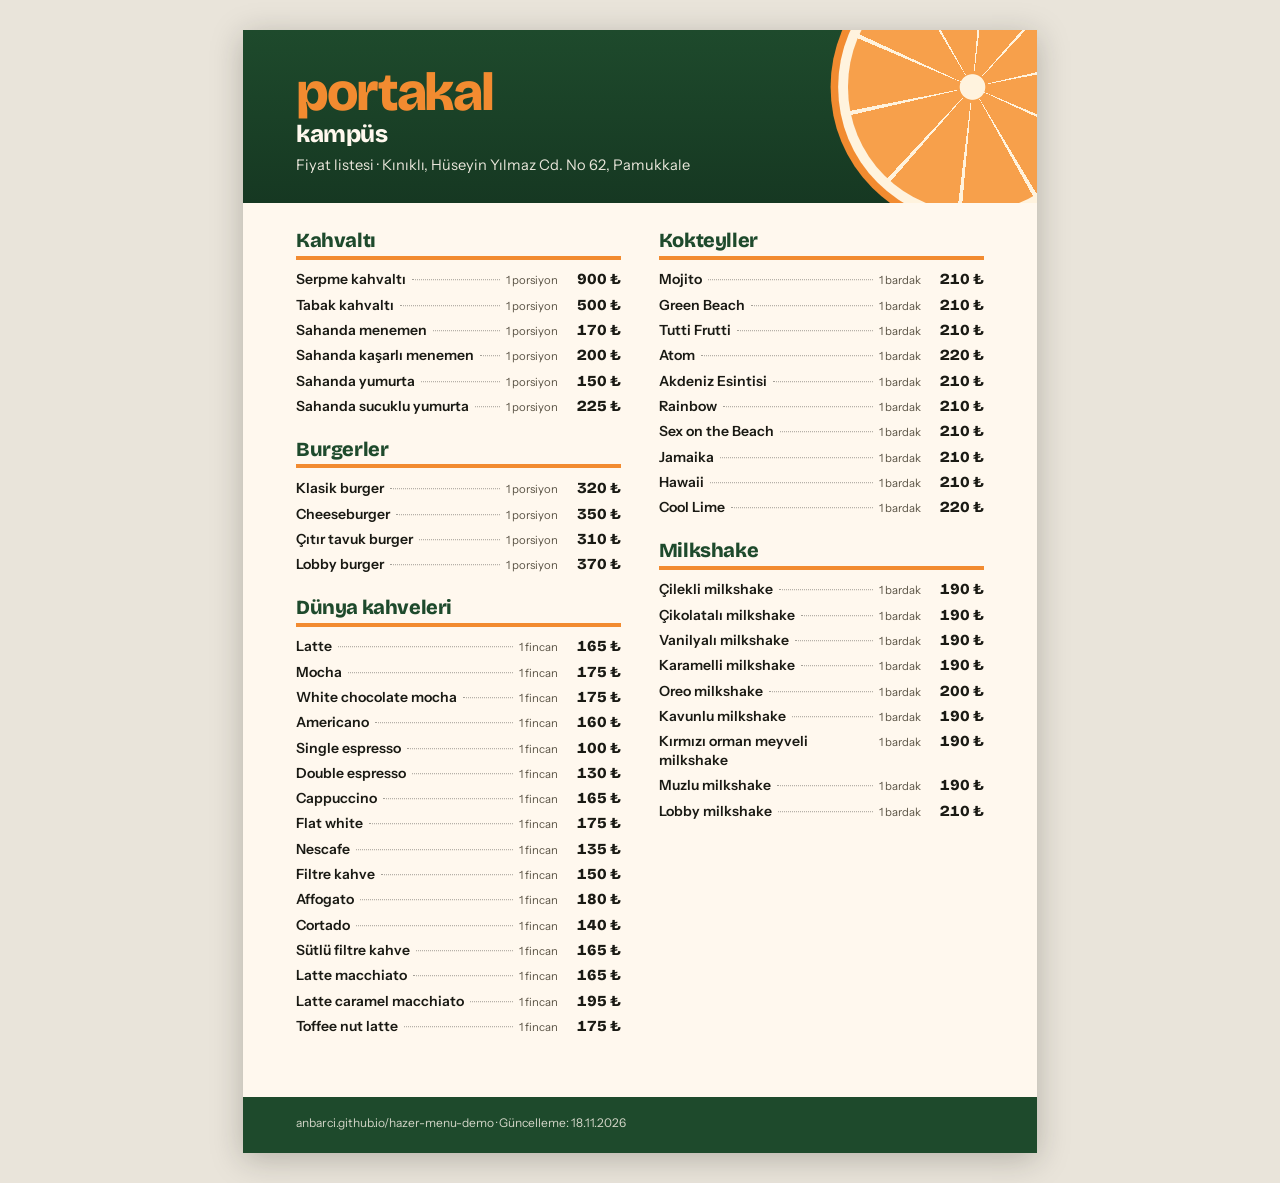
<file: fiyat-listesi.html>
<!doctype html>
<html lang="tr">
<head>
<meta charset="utf-8">
<meta name="viewport" content="width=device-width, initial-scale=1">
<meta name="robots" content="noindex">
<title>Portakal Kampüs fiyat listesi</title>
<link rel="preconnect" href="https://fonts.googleapis.com"><link rel="preconnect" href="https://fonts.gstatic.com" crossorigin>
<link rel="stylesheet" href="https://fonts.googleapis.com/css2?family=Bricolage+Grotesque:opsz,wght@12..96,500;12..96,800&family=Instrument+Sans:wght@400;600&display=swap">
<link rel="stylesheet" href="t/portakal-kapi.css">
<script src="yazdir.js" defer></script>
</head>
<body>
<main class="k-sayfa">
  <header class="k-bas">
    <div class="k-dilim" aria-hidden="true"></div>
    <h1>portakal <small>kampüs</small></h1>
    <p>Fiyat listesi · Kınıklı, Hüseyin Yılmaz Cd. No 62, Pamukkale</p>
  </header>
  <div class="k-liste"><section class="k-kat"><h2>Kahvaltı</h2><ul><li><span class="k-ad">Serpme kahvaltı</span><span class="k-cizgi"></span><span class="k-miktar">1 porsiyon</span><b>900 ₺</b></li><li><span class="k-ad">Tabak kahvaltı</span><span class="k-cizgi"></span><span class="k-miktar">1 porsiyon</span><b>500 ₺</b></li><li><span class="k-ad">Sahanda menemen</span><span class="k-cizgi"></span><span class="k-miktar">1 porsiyon</span><b>170 ₺</b></li><li><span class="k-ad">Sahanda kaşarlı menemen</span><span class="k-cizgi"></span><span class="k-miktar">1 porsiyon</span><b>200 ₺</b></li><li><span class="k-ad">Sahanda yumurta</span><span class="k-cizgi"></span><span class="k-miktar">1 porsiyon</span><b>150 ₺</b></li><li><span class="k-ad">Sahanda sucuklu yumurta</span><span class="k-cizgi"></span><span class="k-miktar">1 porsiyon</span><b>225 ₺</b></li></ul></section><section class="k-kat"><h2>Burgerler</h2><ul><li><span class="k-ad">Klasik burger</span><span class="k-cizgi"></span><span class="k-miktar">1 porsiyon</span><b>320 ₺</b></li><li><span class="k-ad">Cheeseburger</span><span class="k-cizgi"></span><span class="k-miktar">1 porsiyon</span><b>350 ₺</b></li><li><span class="k-ad">Çıtır tavuk burger</span><span class="k-cizgi"></span><span class="k-miktar">1 porsiyon</span><b>310 ₺</b></li><li><span class="k-ad">Lobby burger</span><span class="k-cizgi"></span><span class="k-miktar">1 porsiyon</span><b>370 ₺</b></li></ul></section><section class="k-kat"><h2>Dünya kahveleri</h2><ul><li><span class="k-ad">Latte</span><span class="k-cizgi"></span><span class="k-miktar">1 fincan</span><b>165 ₺</b></li><li><span class="k-ad">Mocha</span><span class="k-cizgi"></span><span class="k-miktar">1 fincan</span><b>175 ₺</b></li><li><span class="k-ad">White chocolate mocha</span><span class="k-cizgi"></span><span class="k-miktar">1 fincan</span><b>175 ₺</b></li><li><span class="k-ad">Americano</span><span class="k-cizgi"></span><span class="k-miktar">1 fincan</span><b>160 ₺</b></li><li><span class="k-ad">Single espresso</span><span class="k-cizgi"></span><span class="k-miktar">1 fincan</span><b>100 ₺</b></li><li><span class="k-ad">Double espresso</span><span class="k-cizgi"></span><span class="k-miktar">1 fincan</span><b>130 ₺</b></li><li><span class="k-ad">Cappuccino</span><span class="k-cizgi"></span><span class="k-miktar">1 fincan</span><b>165 ₺</b></li><li><span class="k-ad">Flat white</span><span class="k-cizgi"></span><span class="k-miktar">1 fincan</span><b>175 ₺</b></li><li><span class="k-ad">Nescafe</span><span class="k-cizgi"></span><span class="k-miktar">1 fincan</span><b>135 ₺</b></li><li><span class="k-ad">Filtre kahve</span><span class="k-cizgi"></span><span class="k-miktar">1 fincan</span><b>150 ₺</b></li><li><span class="k-ad">Affogato</span><span class="k-cizgi"></span><span class="k-miktar">1 fincan</span><b>180 ₺</b></li><li><span class="k-ad">Cortado</span><span class="k-cizgi"></span><span class="k-miktar">1 fincan</span><b>140 ₺</b></li><li><span class="k-ad">Sütlü filtre kahve</span><span class="k-cizgi"></span><span class="k-miktar">1 fincan</span><b>165 ₺</b></li><li><span class="k-ad">Latte macchiato</span><span class="k-cizgi"></span><span class="k-miktar">1 fincan</span><b>165 ₺</b></li><li><span class="k-ad">Latte caramel macchiato</span><span class="k-cizgi"></span><span class="k-miktar">1 fincan</span><b>195 ₺</b></li><li><span class="k-ad">Toffee nut latte</span><span class="k-cizgi"></span><span class="k-miktar">1 fincan</span><b>175 ₺</b></li></ul></section><section class="k-kat"><h2>Kokteyller</h2><ul><li><span class="k-ad">Mojito</span><span class="k-cizgi"></span><span class="k-miktar">1 bardak</span><b>210 ₺</b></li><li><span class="k-ad">Green Beach</span><span class="k-cizgi"></span><span class="k-miktar">1 bardak</span><b>210 ₺</b></li><li><span class="k-ad">Tutti Frutti</span><span class="k-cizgi"></span><span class="k-miktar">1 bardak</span><b>210 ₺</b></li><li><span class="k-ad">Atom</span><span class="k-cizgi"></span><span class="k-miktar">1 bardak</span><b>220 ₺</b></li><li><span class="k-ad">Akdeniz Esintisi</span><span class="k-cizgi"></span><span class="k-miktar">1 bardak</span><b>210 ₺</b></li><li><span class="k-ad">Rainbow</span><span class="k-cizgi"></span><span class="k-miktar">1 bardak</span><b>210 ₺</b></li><li><span class="k-ad">Sex on the Beach</span><span class="k-cizgi"></span><span class="k-miktar">1 bardak</span><b>210 ₺</b></li><li><span class="k-ad">Jamaika</span><span class="k-cizgi"></span><span class="k-miktar">1 bardak</span><b>210 ₺</b></li><li><span class="k-ad">Hawaii</span><span class="k-cizgi"></span><span class="k-miktar">1 bardak</span><b>210 ₺</b></li><li><span class="k-ad">Cool Lime</span><span class="k-cizgi"></span><span class="k-miktar">1 bardak</span><b>220 ₺</b></li></ul></section><section class="k-kat"><h2>Milkshake</h2><ul><li><span class="k-ad">Çilekli milkshake</span><span class="k-cizgi"></span><span class="k-miktar">1 bardak</span><b>190 ₺</b></li><li><span class="k-ad">Çikolatalı milkshake</span><span class="k-cizgi"></span><span class="k-miktar">1 bardak</span><b>190 ₺</b></li><li><span class="k-ad">Vanilyalı milkshake</span><span class="k-cizgi"></span><span class="k-miktar">1 bardak</span><b>190 ₺</b></li><li><span class="k-ad">Karamelli milkshake</span><span class="k-cizgi"></span><span class="k-miktar">1 bardak</span><b>190 ₺</b></li><li><span class="k-ad">Oreo milkshake</span><span class="k-cizgi"></span><span class="k-miktar">1 bardak</span><b>200 ₺</b></li><li><span class="k-ad">Kavunlu milkshake</span><span class="k-cizgi"></span><span class="k-miktar">1 bardak</span><b>190 ₺</b></li><li><span class="k-ad">Kırmızı orman meyveli milkshake</span><span class="k-cizgi"></span><span class="k-miktar">1 bardak</span><b>190 ₺</b></li><li><span class="k-ad">Muzlu milkshake</span><span class="k-cizgi"></span><span class="k-miktar">1 bardak</span><b>190 ₺</b></li><li><span class="k-ad">Lobby milkshake</span><span class="k-cizgi"></span><span class="k-miktar">1 bardak</span><b>210 ₺</b></li></ul></section></div>
  <footer class="k-ayak">
    <p class="k-adres">anbarci.github.io/hazer-menu-demo · Güncelleme: 18.11.2026</p>
  </footer>
</main>
</body>
</html>
</file>
<file: t/portakal.css>
:root { --govde: "Instrument Sans", system-ui, sans-serif;
  --yaprak: #1E4A2C; --yaprak-koyu: #163822; --portakal: #F28B30; --krem: #FFF8EE; --murekkep: #1A1A14; --soluk: #5B5446; --gri-etiket: #D9D3C7;
  --cizgi: #EADFCB; --dilim: #F7A04B; --dilim-acik: #FFF3DE; --girdi: #FFFDF8; --kiremit: #8A2E0A; --hata: #A3260B; --rozet: #D92D20; --rozet-yazi: #FFF8EE; }
* { box-sizing: border-box; }
html, body { overflow-x: clip; }
html { scroll-padding-top: 3.5rem; -webkit-text-size-adjust: 100%; }
body { margin: 0; min-height: 100dvh; }
button { font: inherit; color: inherit; cursor: pointer; }
b, strong { font-weight: 600; }
:focus-visible { outline: 3px solid currentColor; outline-offset: 2px; }
.sayfa { max-width: 32rem; margin: 0 auto; overflow-x: clip; }
/* ---------- C: Kasa ---------- */
.c { background: var(--krem); color: var(--murekkep); font: 400 16px/1.5 "Instrument Sans", var(--govde); }
.c-bas { background: var(--yaprak); color: var(--krem); padding: 1.1rem 1.1rem 0.9rem; position: relative; overflow: hidden; }
.c-bas h1 { margin: 0; font: 800 4.1rem/0.88 "Bricolage Grotesque", var(--govde); letter-spacing: -0.045em; color: var(--portakal); }
.c-bas h1 small { display: block; font-size: 1.6rem; letter-spacing: -0.02em; color: var(--krem); margin-top: 0.35rem; }
.c-bas p { margin: 0.7rem 0 0; font-size: 0.9375rem; }
.c-dilim { position: absolute; right: -46px; top: -40px; width: 168px; height: 168px; border-radius: 50%; background: radial-gradient(circle, var(--dilim-acik) 0 7%, transparent 7.5%), repeating-conic-gradient(from 7deg, var(--dilim) 0 34deg, var(--dilim-acik) 34deg 36deg), var(--dilim-acik); box-shadow: 0 0 0 7px var(--dilim-acik), 0 0 0 13px var(--portakal); }
.c-ara { flex-shrink: 0; width: 48px; min-height: 48px; padding: 0; border: 0; border-bottom: 4px solid transparent; background: none; color: var(--krem); display: grid; place-items: center; }
.c-ara[aria-expanded=true] { border-bottom-color: var(--portakal); }
.c-ara svg { width: 20px; height: 20px; }
.c-sekme { position: sticky; top: 0; z-index: 2; background: var(--yaprak-koyu); display: flex; overflow-x: auto; scrollbar-width: none; padding: 0 0.5rem; }
.c-sekme a { flex-shrink: 0; min-height: 48px; display: inline-flex; align-items: center; padding: 0 0.7rem; color: var(--krem); text-decoration: none; font-weight: 600; font-size: 0.9375rem; border-bottom: 4px solid transparent; }
.c-sekme a[aria-current] { border-bottom-color: var(--portakal); }
.c-bolum { padding: 0 1.1rem; }
.c-bolum h2 { margin: 1.4rem 0 0.1rem; font: 800 1.9rem/1.05 "Bricolage Grotesque", var(--govde); letter-spacing: -0.03em; color: var(--yaprak); }
.c-urun { display: grid; grid-template-columns: minmax(0, 1fr) auto; gap: 0.2rem 0.9rem; padding: 0.9rem 0; border-bottom: 2px solid var(--cizgi); align-items: start; }
.c-urun:last-child { border-bottom: 0; }
.c-urun b { font-size: 1.125rem; font-weight: 600; line-height: 1.3; }
.c-etiket { grid-row: 1 / span 4; grid-column: 2; position: relative; background: var(--portakal); color: var(--murekkep); padding: 0.45rem 0.7rem 0.45rem 1.2rem; clip-path: polygon(0.55rem 0, 100% 0, 100% 100%, 0.55rem 100%, 0 50%); text-align: right; min-width: 5rem; }
.c-etiket::before { content: ""; position: absolute; left: 0.55rem; top: 50%; width: 0.4rem; height: 0.4rem; border-radius: 50%; background: var(--krem); transform: translateY(-50%); }
.c-etiket strong { display: block; font: 800 1.35rem/1 "Bricolage Grotesque", var(--govde); font-variant-numeric: tabular-nums; }
.c-etiket span { font-size: 0.8125rem; }
.c-p { margin: 0; color: var(--soluk); grid-column: 1; }
.c-p.k { font-size: 0.875rem; }
.c-oner { grid-column: 1; display: inline-flex; align-items: center; gap: 0.35rem; color: var(--yaprak); font-weight: 600; font-size: 0.9375rem; }
.c-oner svg { width: 16px; height: 16px; }
.c-yok .c-etiket { background: var(--gri-etiket); }
.c-yok b::after { content: " bugün yok"; font-size: 0.875rem; font-weight: 600; color: var(--kiremit); }
.c-danis { color: var(--murekkep); font-weight: 600; }
.c-happy { background: var(--portakal); color: var(--murekkep); padding: 1rem 1.1rem 0.6rem; }
.c-happy h2 { margin: 0; font: 800 1.9rem/1.05 "Bricolage Grotesque", var(--govde); letter-spacing: -0.03em; }
.c-saat { margin: 0.2rem 0 0; font-weight: 600; }
.c-saat strong { font: 800 1.5rem/1.1 "Bricolage Grotesque", var(--govde); font-variant-numeric: tabular-nums; margin-right: 0.3rem; }
.c-happy-durum { margin: 0.15rem 0 0.2rem; font-weight: 600; }
.c-happy .c-urun { border-bottom-color: color-mix(in srgb, var(--murekkep) 20%, transparent); }
.c-happy .c-p, .c-happy .c-p.k { color: var(--murekkep); }
.c-happy .c-etiket { background: var(--krem); }
.c-happy .c-etiket::before { background: var(--portakal); }
.c-etiket s { display: block; font-size: 0.8125rem; color: var(--soluk); }
.c-kayan { display: flex; gap: 0.75rem; overflow-x: auto; scroll-snap-type: x mandatory; scrollbar-width: none; margin: 0.6rem 0 0; }
.c-kayan::-webkit-scrollbar { display: none; }
.c-kayan .c-urun { flex: 0 0 100%; scroll-snap-align: start; border-bottom: 0; border-top: 1px solid color-mix(in srgb, var(--murekkep) 20%, transparent); }
.c-nokta { display: flex; justify-content: center; gap: 0.5rem; padding: 0.2rem 0 0.1rem; }
.c-nokta i { width: 8px; height: 8px; border-radius: 50%; background: color-mix(in srgb, var(--murekkep) 30%, transparent); transition: background-color 0.2s ease-out; }
.c-nokta i.on { background: var(--murekkep); }
.c-ayak { margin-top: 1.5rem; background: var(--yaprak); color: var(--krem); padding: 1.3rem 1.1rem 2rem; display: grid; gap: 0.4rem; font-size: 0.9375rem; }
.c-ayak a { color: var(--krem); font-weight: 600; display: inline-flex; min-height: 44px; align-items: center; text-decoration-color: var(--portakal); text-decoration-thickness: 2px; text-underline-offset: 4px; }
.c-bas h1 { font-size: clamp(2.6rem, 14vw, 4.1rem); }
.c-zil { position: fixed; z-index: 11; top: calc(env(safe-area-inset-top, 0px) + 0.9rem); right: max(1rem, calc((100vw - 32rem) / 2 + 1rem)); transition: transform 0.2s ease-out; width: 48px; height: 48px; border-radius: 50%; border: 0; background: var(--krem); color: var(--yaprak); display: grid; place-items: center; }
.c-rozet { position: absolute; top: -3px; right: -3px; min-width: 22px; height: 22px; padding: 0 4px; border-radius: 11px; background: var(--rozet); color: var(--rozet-yazi); box-shadow: 0 0 0 2px var(--krem); animation: c-nabiz 2s ease-out infinite; font: 800 0.8125rem/22px var(--govde); text-align: center; }
.c-rozet:empty { display: none; }
@keyframes c-nabiz { 0% { box-shadow: 0 0 0 2px var(--krem), 0 0 0 2px color-mix(in srgb, var(--rozet) 60%, transparent); } 70%, 100% { box-shadow: 0 0 0 2px var(--krem), 0 0 0 11px transparent; } }
@media (prefers-reduced-motion: reduce) { .c-rozet { animation: none; } }
.zil-yapisik .c-sekme { margin-right: 4rem; }
.zil-yapisik body::after { content: ""; position: fixed; z-index: 10; top: 0; right: max(0px, calc((100vw - 32rem) / 2)); width: 4rem; height: calc(env(safe-area-inset-top, 0px) + 48px); background: var(--yaprak-koyu); }
.zil-yapisik .c-zil { transform: translateY(calc(2px - 0.9rem)) scale(0.917); }
.zil-yapisik .c-panel { top: calc(env(safe-area-inset-top, 0px) + 3.3rem); }
@media (prefers-reduced-motion: reduce) { .c-zil { transition: none; } }
.c-panel, .c-toast { position: fixed; z-index: 10; top: calc(env(safe-area-inset-top, 0px) + 4.4rem); right: max(0.75rem, calc((100vw - 32rem) / 2 + 0.75rem)); width: min(21rem, calc(100% - 1.5rem)); background: var(--krem); color: var(--murekkep); border: 2px solid var(--yaprak); border-radius: 6px; box-shadow: 0 4px 0 color-mix(in srgb, var(--yaprak-koyu) 20%, transparent); }
.c-panel { padding: 0.4rem 0.9rem 0.3rem; }
.c-panel-bas { margin: 0.4rem 0 0.2rem; font: 800 1.25rem/1.2 "Bricolage Grotesque", var(--govde); color: var(--yaprak); }
.c-panel ul { list-style: none; margin: 0; padding: 0; }
.c-panel li + li { border-top: 1px solid var(--cizgi); }
.c-panel a { display: block; min-height: 44px; padding: 0.65rem 0; color: inherit; text-decoration: none; line-height: 1.4; }
.c-panel b, .c-toast b { display: block; font-size: 0.875rem; color: var(--yaprak); }
.c-panel li.yeni b::before { content: ""; display: inline-block; width: 8px; height: 8px; margin-right: 0.4rem; border-radius: 50%; background: var(--rozet); vertical-align: 1px; }
.c-panel small, .c-toast small { display: block; margin-top: 0.15rem; font-size: 0.8125rem; color: var(--soluk); }
.c-toast { top: auto; bottom: calc(env(safe-area-inset-bottom, 0px) + 6rem); display: flex; align-items: flex-start; transition: transform 0.3s ease-out, opacity 0.3s ease-out; }
.c-toast[hidden] { display: none; }
.c-toast.giris { transform: translateY(0.75rem); opacity: 0; }
.c-toast-ac { flex: 1; min-width: 0; min-height: 44px; padding: 0.7rem 0 0.7rem 0.9rem; border: 0; background: none; text-align: left; line-height: 1.4; }
.c-toast-kapat { width: 44px; height: 44px; flex-shrink: 0; border: 0; background: none; display: grid; place-items: center; }
@media (hover: hover) { .c-panel a:hover { text-decoration: underline; text-underline-offset: 3px; } }
@media (prefers-reduced-motion: reduce) { .c-toast { transition: none; } }

.c-hediye { position: fixed; z-index: 9; bottom: calc(env(safe-area-inset-bottom, 0px) + 1rem); right: max(1rem, calc((100vw - 32rem) / 2 + 1rem)); width: 66px; height: 66px; padding: 0; border: 3px solid var(--yaprak-koyu); border-radius: 50%; background: var(--dilim-acik); display: grid; place-items: center; box-shadow: 0 6px 18px color-mix(in srgb, var(--yaprak-koyu) 30%, transparent); animation: c-sek 4s ease-in-out infinite; }
.c-hediye-dilim { width: 56px; height: 56px; animation: c-don 7s linear infinite; }
@keyframes c-don { to { transform: rotate(360deg); } }
@keyframes c-sek { 0%, 78%, 100% { transform: translateY(0); } 84% { transform: translateY(-8px); } 90% { transform: translateY(0); } 95% { transform: translateY(-3px); } }
@media (prefers-reduced-motion: reduce) { .c-hediye, .c-hediye-dilim { animation: none; } }
.c-hediye[hidden] { display: none; }
.c-ayak { padding-bottom: 5.5rem; }
.c-cark { width: min(24rem, calc(100% - 1.5rem)); max-height: calc(100dvh - 1.5rem); padding: 1rem 1.1rem 1.1rem; border: 2px solid var(--yaprak); border-radius: 8px; background: var(--krem); color: var(--murekkep); }
.c-cark::backdrop { background: color-mix(in srgb, var(--yaprak-koyu) 60%, transparent); }
.c-cark .c-cark-b { margin: 0 3rem 0.4rem 0; font: 800 1.6rem/1.1 "Bricolage Grotesque", var(--govde); color: var(--yaprak); }
.c-cark p { margin: 0.4rem 0; line-height: 1.45; white-space: pre-line; }
.c-cark-kapat { position: absolute; top: 0.5rem; right: 0.5rem; width: 44px; height: 44px; border: 0; background: none; display: grid; place-items: center; }
.c-numara label[for] { display: block; margin-top: 0.6rem; font-weight: 600; }
.c-numara input[type=tel] { width: 100%; min-height: 48px; margin-top: 0.3rem; padding: 0 0.8rem; border: 2px solid var(--yaprak); border-radius: 6px; background: var(--girdi); font: 600 1.125rem var(--govde); letter-spacing: 0.02em; }
.c-numara input[aria-invalid=true] { border-color: var(--hata); }
.c-hata { color: var(--hata); font-weight: 600; }
.c-numara details { font-size: 0.875rem; color: var(--soluk); }
.c-numara summary { min-height: 44px; display: flex; align-items: center; cursor: pointer; font-weight: 600; color: var(--yaprak); }
.c-dugme { width: 100%; min-height: 52px; margin-top: 0.6rem; border: 0; border-radius: 6px; background: var(--yaprak); color: var(--krem); font: 800 1.0625rem var(--govde); }
.c-dugme:disabled { background: var(--gri-etiket); color: var(--soluk); cursor: not-allowed; }
button:not(:disabled):active, .c-sekme a:active, .c-ayak a:active { filter: brightness(0.88); }
.c-teker { position: relative; width: min(100%, 290px); margin: 0.8rem auto 0; padding-top: 16px; }
.c-teker-svg { display: block; width: 100%; height: auto; transition: transform 4.6s cubic-bezier(0.15, 0.7, 0.1, 1); }
.c-teker text { font: 800 14px "Instrument Sans", system-ui, sans-serif; }
.c-ok { position: absolute; z-index: 1; top: 0; left: 50%; transform: translateX(-50%); border-left: 14px solid transparent; border-right: 14px solid transparent; border-top: 26px solid var(--yaprak-koyu); }
.c-sonuc-ust { font-weight: 800; color: var(--yaprak); }
.c-sonuc-odul { font: 800 2rem/1.1 "Bricolage Grotesque", var(--govde); }
.c-sonuc-kod { display: inline-block; padding: 0.35rem 0.7rem; border: 2px dashed var(--yaprak); font: 800 1.5rem/1.2 "Bricolage Grotesque", var(--govde); letter-spacing: 0.08em; }
@media (prefers-reduced-motion: reduce) { .c-teker-svg { transition-duration: 0.6s; } }

/* hazer-menu eklemeleri */
.c-bas h1 small { white-space: nowrap; }
.c-arama { position: sticky; top: 48px; z-index: 3; background: var(--krem); padding: 0.7rem 1.1rem 0.5rem; border-bottom: 2px solid var(--yaprak); }
.c-arama[hidden] { display: none; }
.c-arama label { display: block; font-weight: 600; color: var(--yaprak); }
.c-arama input { width: 100%; min-height: 48px; margin-top: 0.3rem; padding: 0 0.8rem; border: 2px solid var(--yaprak); border-radius: 6px; background: var(--girdi); font: 400 1rem var(--govde); }
.c-ara-sonuc { margin: 0.4rem 0 0; font-size: 0.9375rem; color: var(--soluk); }
.c-ara-sonuc:empty { display: none; }
.c-ariyor .c-happy, .c-ariyor .c-alerjen { display: none; }
.c-urun[data-gizle], .c-bolum[data-gizle] { display: none; }
.c-alj { display: inline-flex; align-items: center; gap: 0.3rem; min-height: 44px; min-width: 44px; margin: -0.5rem 0 -0.6rem -0.6rem; padding: 0 0.6rem; border: 0; background: none; color: var(--yaprak); font: 600 0.875rem var(--govde); }
.c-alj svg { width: 22px; height: 22px; flex-shrink: 0; }
.c-alj.icerir { color: var(--kiremit); }
.c-alj.girilmedi { color: var(--soluk); }
.c-happy .c-alj.icerir { color: var(--murekkep); }
.c-alj-liste { list-style: none; margin: 0.6rem 0; padding: 0; }
.c-alj-liste li { display: grid; gap: 0.1rem; padding: 0.6rem 0; border-bottom: 2px solid var(--cizgi); }
.c-alj-liste span { color: var(--soluk); }
.c-alerjen .c-p { margin: 0.6rem 0; }
.c-katla > summary { display: flex; align-items: center; justify-content: space-between; gap: 0.6rem; min-height: 48px; cursor: pointer; list-style: none; }
.c-katla > summary::-webkit-details-marker { display: none; }
.c-katla > summary::after { content: ""; width: 0.7rem; height: 0.7rem; margin: 1rem 0.3rem 0 0; border-right: 3px solid var(--yaprak); border-bottom: 3px solid var(--yaprak); transform: rotate(45deg); transition: transform 0.2s ease-out; }
.c-katla[open] > summary::after { transform: rotate(-135deg); margin-top: 1.5rem; }
@media (prefers-reduced-motion: reduce) { .c-katla > summary::after { transition: none; } }
.c-fotolu { grid-template-columns: 72px minmax(0, 1fr) auto; }
.c-fotolu > :not(.c-foto):not(.c-etiket) { grid-column: 2; }
.c-fotolu .c-etiket { grid-column: 3; }
.c-foto { grid-row: 1 / span 4; width: 72px; height: 72px; padding: 0; border: 0; border-radius: 6px; overflow: hidden; background: var(--cizgi); }
.c-foto img { display: block; width: 100%; height: 100%; object-fit: cover; }
.c-sonuc-saat { font: 600 0.875rem var(--govde); color: var(--soluk); font-variant-numeric: tabular-nums; }
.c-sonuc-saat:empty, .c-sonuc-kod:empty, .c-sonuc-odul:empty { display: none; }
.c-guncel { font-size: 0.8125rem; opacity: 0.85; }
.c-bolum h2, .c-happy h2, .c-cark .c-cark-b, .c-sonuc-odul { text-wrap: balance; }
.c-bildirim-izin { display: flex; gap: 0.6rem; align-items: flex-start; margin-top: 0.7rem; font-size: 0.9375rem; line-height: 1.4; cursor: pointer; }
.c-bildirim-izin[hidden] { display: none; }
.c-bildirim-izin input { width: 22px; height: 22px; margin: 0; flex-shrink: 0; accent-color: var(--yaprak); }
.c-urun { cursor: pointer; }
.c-sheet { position: fixed; inset: auto 0 0 0; width: 100%; max-width: 32rem; max-height: 90dvh; margin: 0 auto; padding: 0 0 calc(env(safe-area-inset-bottom, 0px) + 1.2rem); border: 0; border-radius: 20px 20px 0 0; background: var(--krem); color: var(--murekkep); overflow-y: auto; overscroll-behavior: contain; transform: translateY(100%); transition: transform 0.45s cubic-bezier(0.32, 0.72, 0, 1); }
.c-sheet.acik { transform: translateY(0); }
.c-sheet::backdrop { background: color-mix(in srgb, var(--murekkep) 55%, transparent); opacity: 0; transition: opacity 0.45s ease; }
.c-sheet.acik::backdrop { opacity: 1; }
.c-sheet img { display: block; width: 100%; aspect-ratio: 1 / 1; object-fit: contain; background: color-mix(in srgb, var(--murekkep) 6%, var(--krem)); }
.c-sheet img[hidden] { display: none; }
.c-sheet-ust { position: sticky; top: 0; z-index: 1; height: 22px; margin-bottom: -22px; display: grid; place-items: center; touch-action: none; cursor: grab; }
.c-sheet-tutamac { width: 40px; height: 5px; border-radius: 3px; background: var(--krem); box-shadow: 0 0 0 1px color-mix(in srgb, var(--murekkep) 25%, transparent); }
.c-sheet-kapat { position: absolute; z-index: 2; top: 0.75rem; right: 0.75rem; width: 44px; height: 44px; border: 0; border-radius: 50%; background: var(--krem); color: var(--murekkep); display: grid; place-items: center; box-shadow: 0 2px 8px color-mix(in srgb, var(--murekkep) 25%, transparent); }
.c-sheet-govde { padding: 1.6rem 1.1rem 0; }
.c-sheet img:not([hidden]) + .c-sheet-govde { padding-top: 1rem; }
.c-sheet h2 { margin: 0 3.2rem 0.5rem 0; font: 800 1.6rem/1.15 "Bricolage Grotesque", var(--govde); color: var(--yaprak); text-wrap: balance; }
.c-sheet-fiyat { display: flex; align-items: baseline; gap: 0.6rem; flex-wrap: wrap; }
.c-sheet-fiyat strong { font: 800 1.5rem/1 "Bricolage Grotesque", var(--govde); font-variant-numeric: tabular-nums; }
.c-sheet-fiyat s, .c-sheet-fiyat span { color: var(--soluk); font-size: 0.9375rem; }
.c-sheet-aciklama { margin: 0.9rem 0 0; line-height: 1.5; }
.c-sheet ul { margin: 0.9rem 0 0; padding: 0.8rem 0 0 1.1rem; border-top: 2px solid var(--cizgi); color: var(--soluk); font-size: 0.9375rem; line-height: 1.5; }
.c-sheet li + li { margin-top: 0.3rem; }
@media (prefers-reduced-motion: reduce) { .c-sheet, .c-sheet::backdrop { transition: none; } }
/* derinlik: kâğıt üstüne konmuş katmanlar; gölgeler mürekkep renginden, parlama yok */
:root { --golge-yakin: color-mix(in srgb, var(--murekkep) 16%, transparent); --golge-uzak: color-mix(in srgb, var(--murekkep) 10%, transparent); }
.c-bas { background: linear-gradient(180deg, var(--yaprak) 0%, var(--yaprak-koyu) 100%); }
.c-dilim { filter: drop-shadow(0 8px 14px color-mix(in srgb, var(--yaprak-koyu) 55%, transparent)); }
.c-sekme { box-shadow: 0 8px 16px -10px color-mix(in srgb, var(--murekkep) 45%, transparent); }
.c-happy { box-shadow: inset 0 10px 14px -12px color-mix(in srgb, var(--murekkep) 35%, transparent); }
.c-etiket { filter: drop-shadow(0 1px 0 var(--golge-yakin)) drop-shadow(0 6px 8px var(--golge-uzak)); }
.c-foto { box-shadow: 0 1px 2px var(--golge-yakin), 0 8px 16px -6px color-mix(in srgb, var(--murekkep) 30%, transparent); }
.c-foto img { box-shadow: inset 0 0 0 1px color-mix(in srgb, var(--murekkep) 8%, transparent); }
.c-urun { transition: background-color 0.15s ease-out; border-radius: 4px; }
.c-urun:active { background: color-mix(in srgb, var(--murekkep) 5%, transparent); }
.c-sheet { box-shadow: 0 -12px 32px color-mix(in srgb, var(--murekkep) 22%, transparent); }
.c-sheet img { box-shadow: inset 0 -12px 16px -14px color-mix(in srgb, var(--murekkep) 30%, transparent); }
.c-ayak { box-shadow: inset 0 12px 16px -14px color-mix(in srgb, var(--murekkep) 60%, transparent); }
/* oval kategori düğmeleri */
.c-sekme { gap: 0.4rem; padding: 0.5rem 0.75rem; align-items: center; }
.c-sekme a { min-height: 40px; padding: 0 1rem; font-size: 1.0625rem; border: 1.5px solid color-mix(in srgb, var(--krem) 30%, transparent); border-radius: 999px; }
.c-sekme a[aria-current] { background: var(--portakal); border-color: var(--portakal); color: var(--murekkep); }
.c-ara { width: 40px; min-height: 40px; border: 1.5px solid color-mix(in srgb, var(--krem) 30%, transparent); border-radius: 50%; }
.c-ara[aria-expanded=true] { background: var(--portakal); border-color: var(--portakal); color: var(--murekkep); }
.c-arama { top: 56px; }
.zil-yapisik body::after { height: calc(env(safe-area-inset-top, 0px) + 56px); }
.zil-yapisik .c-zil { transform: translateY(calc(6px - 0.9rem)) scale(0.917); }
.demo-serit { margin: 0; padding: 0.4rem 1rem; background: var(--murekkep); color: var(--krem); font: 600 0.8125rem/1.4 var(--govde); text-align: center; }
</file>
<file: t/portakal-kapi.css>
:root { --yaprak: #1E4A2C; --yaprak-koyu: #163822; --portakal: #F28B30; --krem: #FFF8EE; --murekkep: #1A1A14; --soluk: #5B5446; --cizgi: #EADFCB; --dilim: #F7A04B; --dilim-acik: #FFF3DE; }
@page { size: A4; margin: 12mm 0 10mm; background: #FFF8EE; }
@page :first { margin: 0; }
* { box-sizing: border-box; -webkit-print-color-adjust: exact; print-color-adjust: exact; }
html, body { margin: 0; background: #E9E4DA; }
body { color: var(--murekkep); font: 400 10.5pt/1.35 "Instrument Sans", system-ui, sans-serif; }
.k-sayfa { width: 210mm; min-height: 297mm; margin: 0 auto; background: var(--krem); display: flex; flex-direction: column; }
.k-bas { position: relative; overflow: hidden; padding: 10mm 14mm 7mm; background: linear-gradient(180deg, var(--yaprak), var(--yaprak-koyu)); color: var(--krem); }
.k-bas h1 { margin: 0; font: 800 40pt/0.9 "Bricolage Grotesque", sans-serif; letter-spacing: -0.04em; color: var(--portakal); }
.k-bas h1 small { display: block; margin-top: 2mm; font-size: 18pt; letter-spacing: -0.02em; color: var(--krem); }
.k-bas p { margin: 3mm 0 0; font-size: 11pt; opacity: 0.9; }
.k-dilim { position: absolute; right: -16mm; top: -18mm; width: 66mm; height: 66mm; border-radius: 50%; background: radial-gradient(circle, var(--dilim-acik) 0 7%, transparent 7.5%), repeating-conic-gradient(from 7deg, var(--dilim) 0 34deg, var(--dilim-acik) 34deg 36deg), var(--dilim-acik); box-shadow: 0 0 0 2.6mm var(--dilim-acik), 0 0 0 4.6mm var(--portakal); }
.k-liste { flex: 1; padding: 7mm 14mm 2mm; column-count: 2; column-gap: 10mm; }
.k-kat { break-inside: avoid; margin-bottom: 5mm; }
.k-kat h2 { margin: 0 0 2mm; padding-bottom: 1.2mm; border-bottom: 1.2mm solid var(--portakal); font: 800 15pt/1.1 "Bricolage Grotesque", sans-serif; letter-spacing: -0.02em; color: var(--yaprak); }
.k-kat ul { list-style: none; margin: 0; padding: 0; }
.k-kat li { display: flex; align-items: baseline; gap: 1.6mm; padding: 0.85mm 0; }
.k-ad { font-weight: 600; }
.k-cizgi { flex: 1; border-bottom: 0.3mm dotted color-mix(in srgb, var(--murekkep) 40%, transparent); transform: translateY(-1mm); }
.k-miktar { font-size: 8.5pt; color: var(--soluk); white-space: nowrap; }
.k-kat b { min-width: 15mm; text-align: right; font: 800 11.5pt/1 "Bricolage Grotesque", sans-serif; font-variant-numeric: tabular-nums; white-space: nowrap; }
.k-ayak { break-inside: avoid; padding: 4mm 14mm 5mm; background: var(--yaprak); color: var(--krem); font-size: 9pt; }
.k-ayak p { margin: 0.8mm 0; }
.k-ayak b { color: var(--portakal); font-size: 10pt; }
.k-adres { opacity: 0.8; }
@media screen { body { padding: 8mm 0; } .k-sayfa { box-shadow: 0 6px 30px color-mix(in srgb, var(--murekkep) 25%, transparent); } }
@media print { html, body { background: var(--krem); } }
/* telefonda A4 genişliği sığmaz: ekranda sayfa ekrana uyar, tek sütun olur; baskı değişmez */
@media screen and (max-width: 216mm) { body { padding: 0; } .k-sayfa { width: 100%; min-height: 0; box-shadow: none; } .k-bas, .k-liste, .k-ayak { padding-left: 5mm; padding-right: 5mm; } }
@media screen and (max-width: 150mm) { .k-liste { column-count: 1; } .k-bas h1 { font-size: 30pt; } .k-dilim { width: 30mm; height: 30mm; right: -9mm; top: -9mm; } .k-bas p { padding-right: 18mm; } }
</file>
